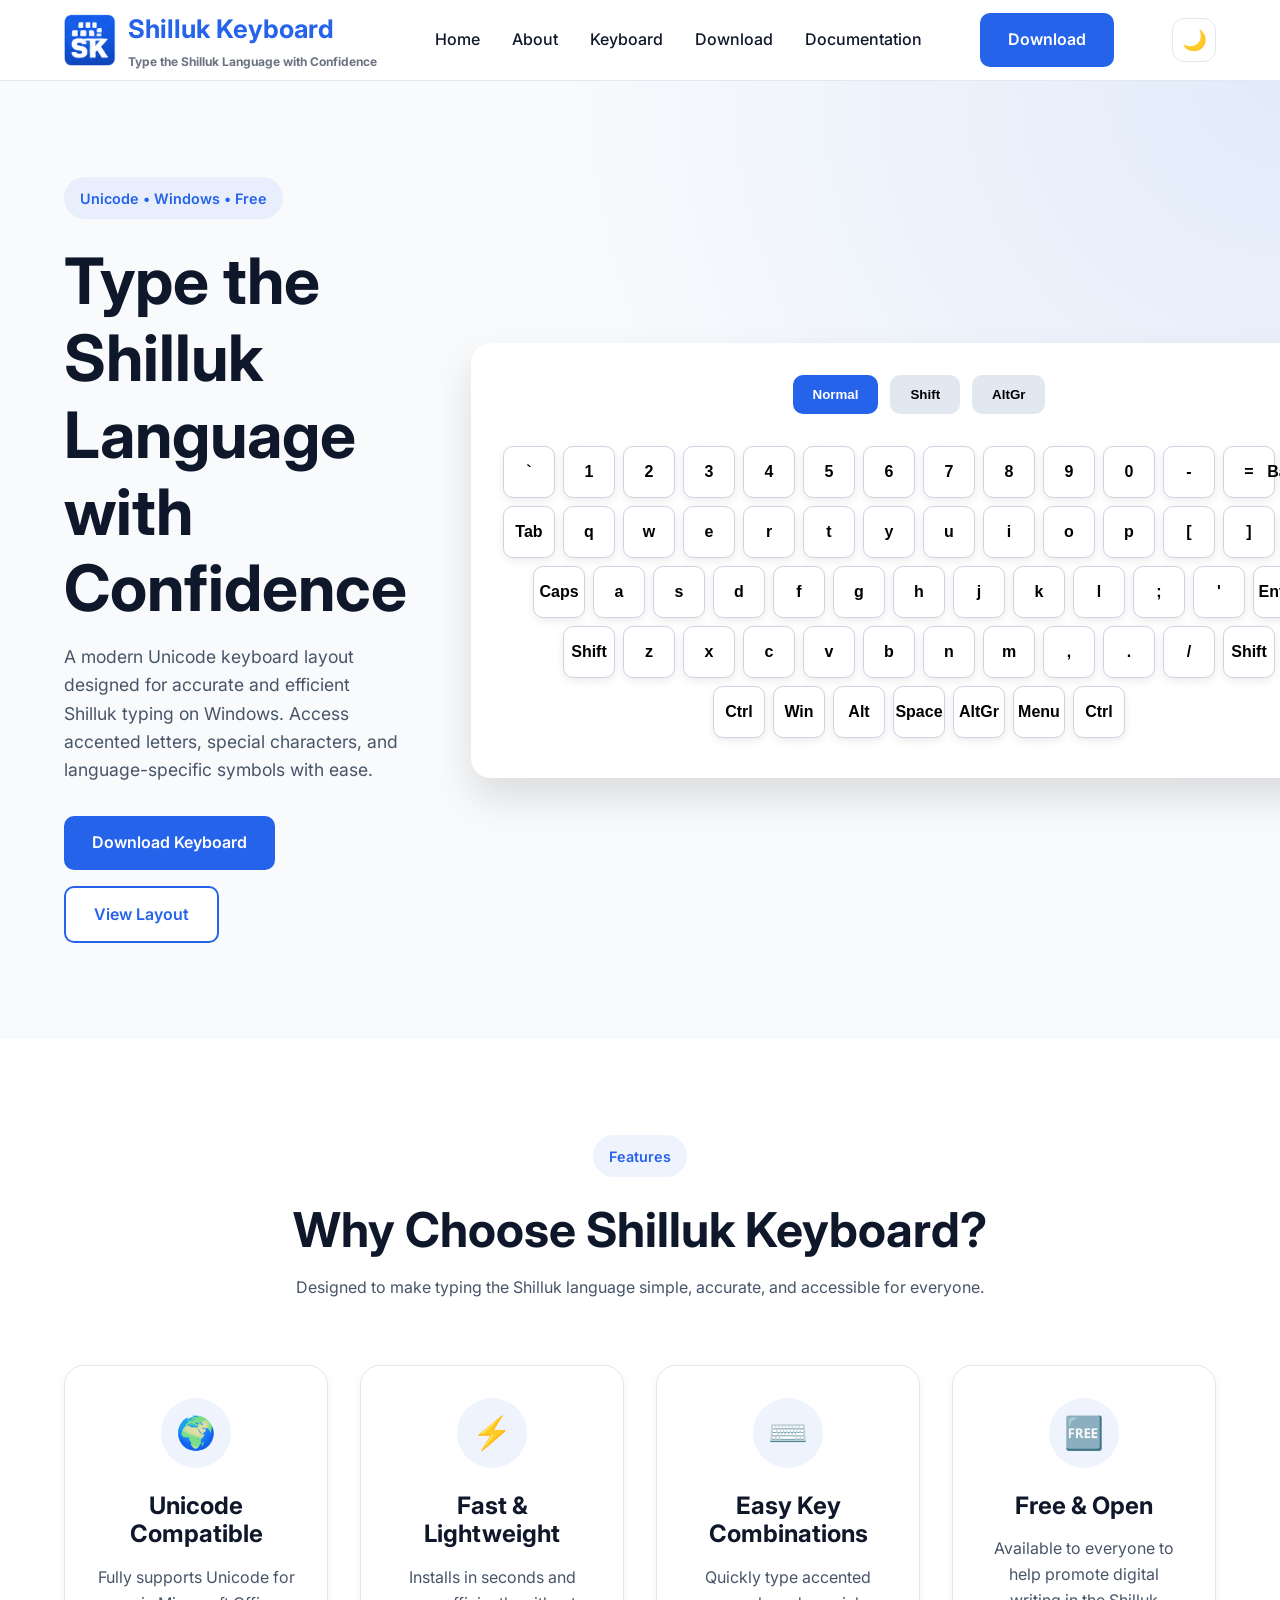
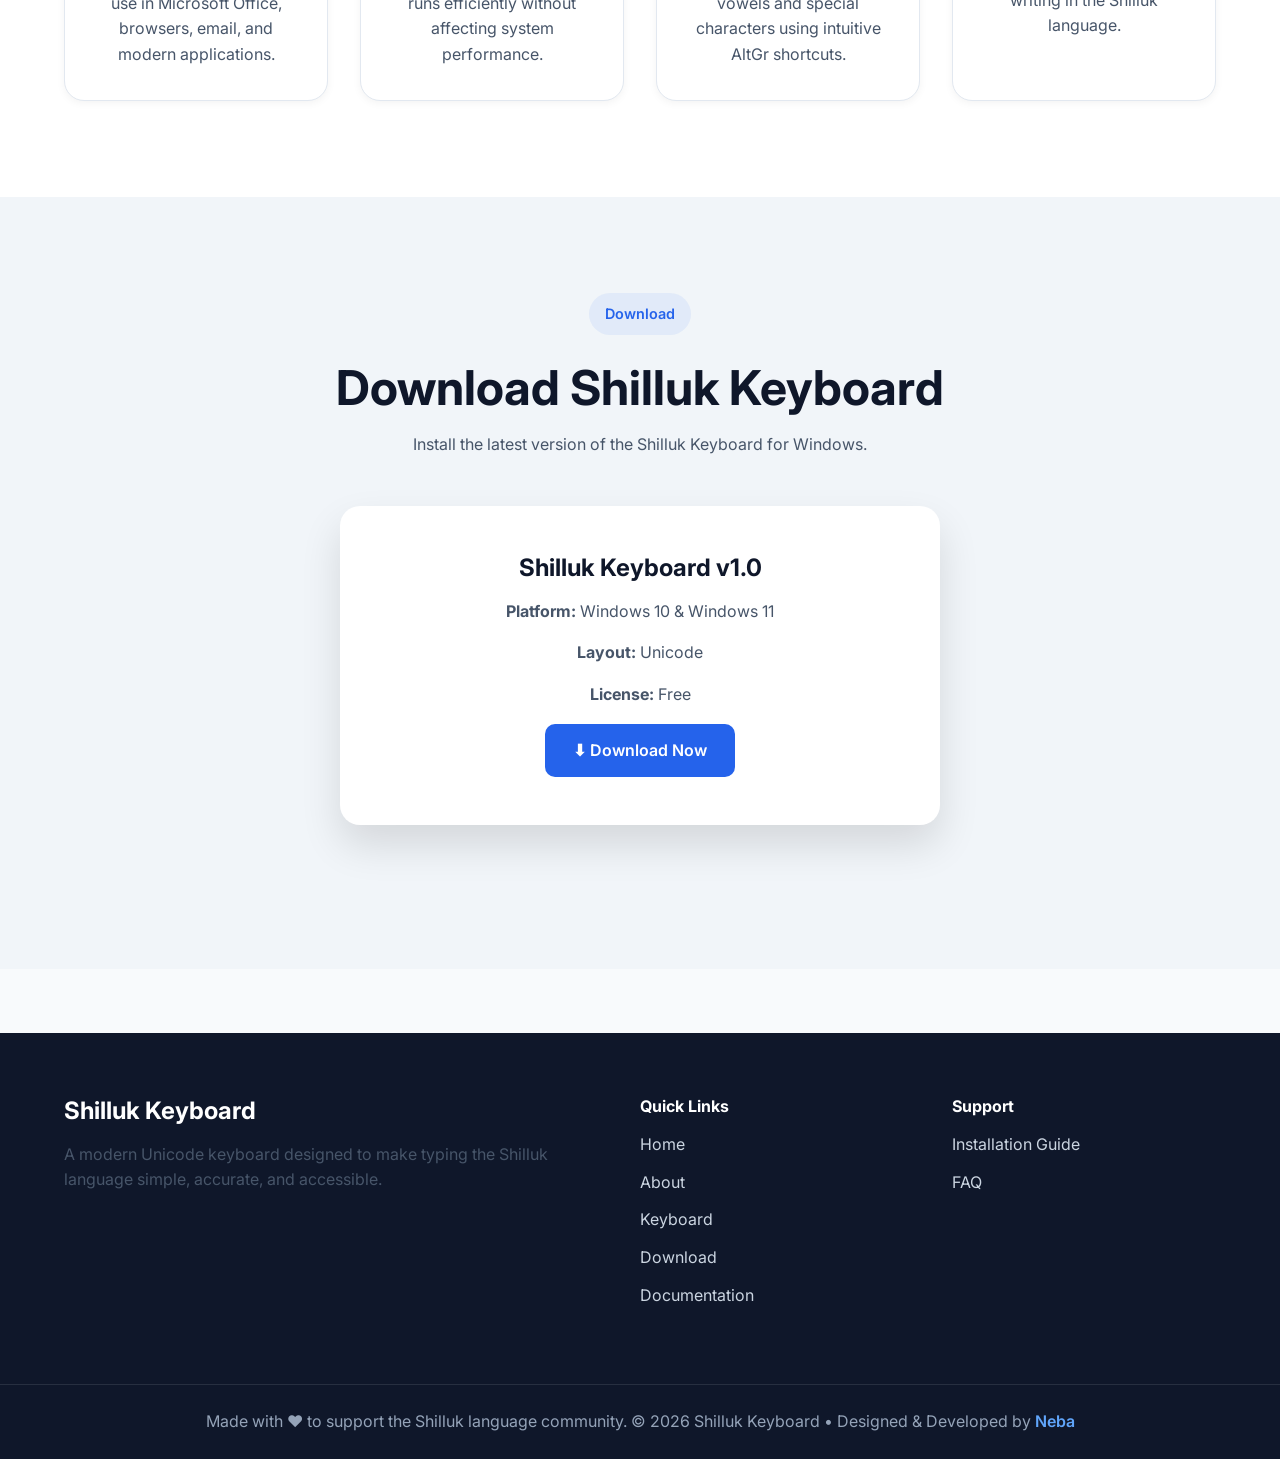
<file: index.html>
<!DOCTYPE html>
<html lang="en">
<head>

    <meta charset="UTF-8">
    <meta name="viewport" content="width=device-width, initial-scale=1.0">
    <meta name="google-site-verification" content="bHVoPJMn5TCchP2yAQU5eKvgSsZu8FkCP6j3ulEYtjs" />

    <link rel="icon" type="image/png" href="assets/css/Images/Logo.png">

    <title>Shilluk Keyboard</title>

    <meta name="description"
          content="A modern Unicode keyboard for typing the Shilluk language on Windows.">

    <!-- Google Font -->
    <link rel="preconnect" href="https://fonts.googleapis.com">
    <link rel="preconnect" href="https://fonts.gstatic.com" crossorigin>

    <link href="https://fonts.googleapis.com/css2?family=Inter:wght@300;400;500;600;700;800&display=swap"
          rel="stylesheet">

    <!-- CSS -->
    <link rel="stylesheet" href="assets/css/style.css">

</head>

<body>

<!-- ==========================================
     NAVBAR
=========================================== -->

<header>

    <div class="container">

        <nav class="navbar">

            <a href="index.html" class="logo">

    <img src="assets/css/Images/Logo.png" alt="Shilluk Keyboard Logo">

    <div class="logo-text">
        <span class="logo-title">Shilluk Keyboard</span>
        <span class="logo-subtitle">Type the Shilluk Language with Confidence</span>
    </div>

</a>
                <ul class="nav-links">

                <li><a href="index.html">Home</a></li>
                <li><a href="about.html">About</a></li>
                <li><a href="keyboard.html">Keyboard</a></li>
                <li><a href="download.html">Download</a></li>
                <li><a href="documentation.html">Documentation</a></li>

</ul>

            <a href="download.html" class="btn btn-primary">
                Download
            </a>
            
            <button id="theme-toggle" class="theme-toggle"
              type="button" aria-label="Switch to dark mode"
              title="Toggle dark mode">
              🌙
            </button>


        </nav>

    </div>

</header>

<!-- ==========================================
     HERO
=========================================== -->

<section class="hero">

    <div class="container hero-content">

        <div class="hero-text">

            <span class="badge">
                Unicode • Windows • Free
            </span>

            <h1>
                Type the Shilluk Language with Confidence
            </h1>

            <p>
                A modern Unicode keyboard layout designed for accurate and
                efficient Shilluk typing on Windows. Access accented letters,
                special characters, and language-specific symbols with ease.
            </p>

            <div class="hero-buttons">

                <a href="download.html" class="btn btn-primary">
                   Download Keyboard
                </a>
               
                <a href="keyboard.html" class="btn btn-outline">
                   View Layout
                </a>

            </div>

        </div>

        <div class="hero-image">

    <div class="keyboard-preview">

       <div class="keyboard-header">

    <button class="layer-btn active" data-layer="normal">Normal</button>

    <button class="layer-btn" data-layer="shift">Shift</button>

    <button class="layer-btn" data-layer="altgr">AltGr</button>

    <p class="keyboard-scroll-hint">
    ← Swipe to see all keys →
   </p>

</div>

        <div id="keyboard"></div>

       </div>

</div>

</div> <!-- Close hero-content -->

</section>
<!-- ==========================================
     FEATURES
=========================================== -->

<section class="features">

    <div class="container">

        <div class="text-center">

            <span class="badge">Features</span>

            <h2>Why Choose Shilluk Keyboard?</h2>

            <p>
                Designed to make typing the Shilluk language simple,
                accurate, and accessible for everyone.
            </p>

        </div>

        <div class="features-grid mt-4">

            <div class="feature-card">

                <div class="feature-icon">🌍</div>

                <h3>Unicode Compatible</h3>

                <p>
                    Fully supports Unicode for use in Microsoft Office,
                    browsers, email, and modern applications.
                </p>

            </div>

            <div class="feature-card">

                <div class="feature-icon">⚡</div>

                <h3>Fast & Lightweight</h3>

                <p>
                    Installs in seconds and runs efficiently without
                    affecting system performance.
                </p>

            </div>

            <div class="feature-card">

                <div class="feature-icon">⌨️</div>

                <h3>Easy Key Combinations</h3>

                <p>
                    Quickly type accented vowels and special characters
                    using intuitive AltGr shortcuts.
                </p>

            </div>

            <div class="feature-card">

                <div class="feature-icon">🆓</div>

                <h3>Free & Open</h3>

                <p>
                    Available to everyone to help promote digital writing
                    in the Shilluk language.
                </p>

            </div>

        </div>

    </div>

</section>
<script src="assets/css/js/keyboard.js"></script>

<!-- ==========================================
     DOWNLOAD
=========================================== -->

<section class="download">

    <div class="container">

        <div class="text-center">

            <span class="badge">Download</span>

            <h2>Download Shilluk Keyboard</h2>

            <p>
                Install the latest version of the Shilluk Keyboard for Windows.
            </p>

        </div>

        <div class="download-card">

            <h3>Shilluk Keyboard v1.0</h3>

            <p><strong>Platform:</strong> Windows 10 & Windows 11</p>

            <p><strong>Layout:</strong> Unicode</p>

            <p><strong>License:</strong> Free</p>

            <a href="downloads/ShillukKeyboard.zip" class="btn btn-primary">
             ⬇ Download Now
            </a>

        </div>

    </div>

</section>

<!-- ==========================================
     FOOTER
=========================================== -->

<footer>

    <div class="container footer-content">

        <div>

            <h3>Shilluk Keyboard</h3>

            <p>
                A modern Unicode keyboard designed to make typing the Shilluk
                language simple, accurate, and accessible.
            </p>

        </div>

        <div>

            <h4>Quick Links</h4>

            <ul class="footer-links">

              <li><a href="index.html">Home</a></li>
              <li><a href="about.html">About</a></li>
              <li><a href="keyboard.html">Keyboard</a></li>
              <li><a href="download.html">Download</a></li>
              <li><a href="documentation.html">Documentation</a></li>

            </ul>

        </div>

        <div>

            <h4>Support</h4>

            <ul class="footer-links">

             <li><a href="documentation.html">Installation Guide</a></li>
             <li><a href="documentation.html">FAQ</a></li>

            </ul>

        </div>

    </div>

    <div class="footer-bottom">

        Made with ❤️ to support the Shilluk language community.

        © 2026 Shilluk Keyboard • Designed & Developed by
<a href="about.html" class="developer-link">Neba</a>

    </div>

</footer>

<script src="assets/css/js/theme.js"></script>

</body>
</html>
</file>
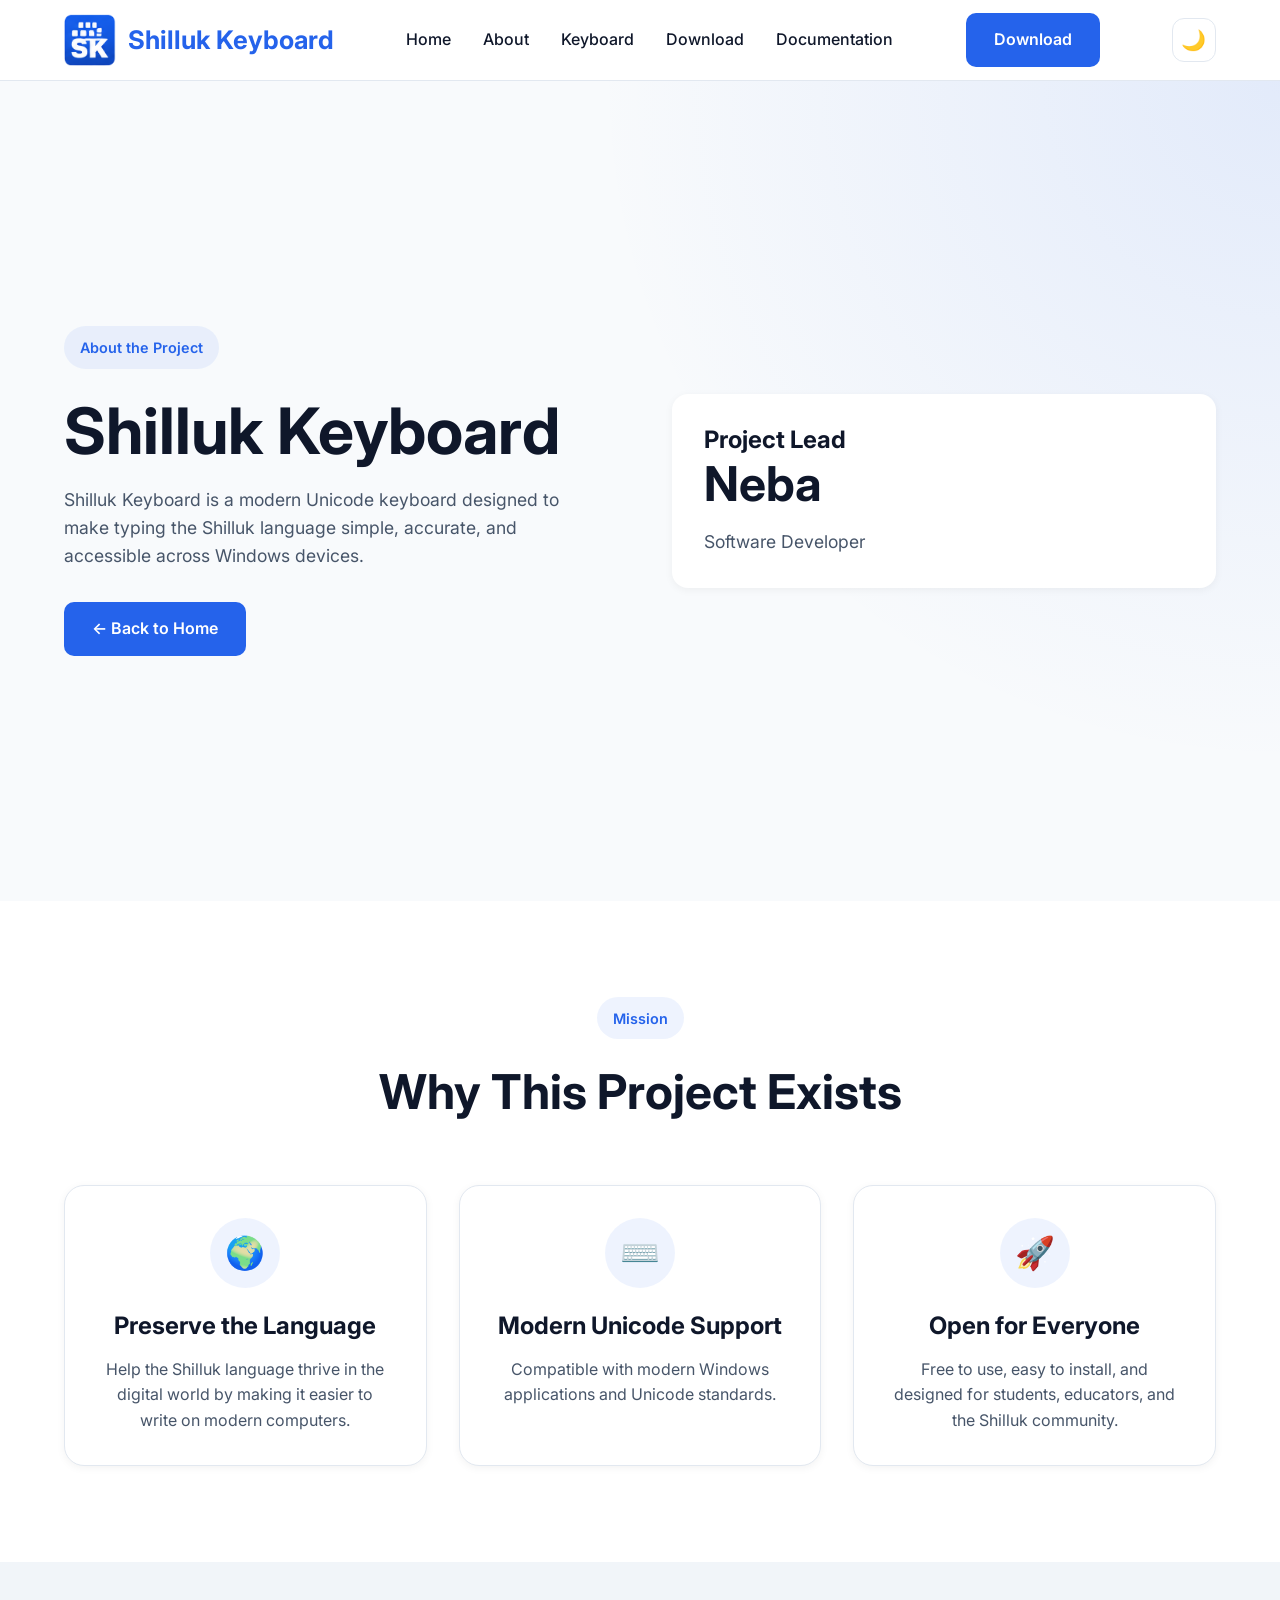
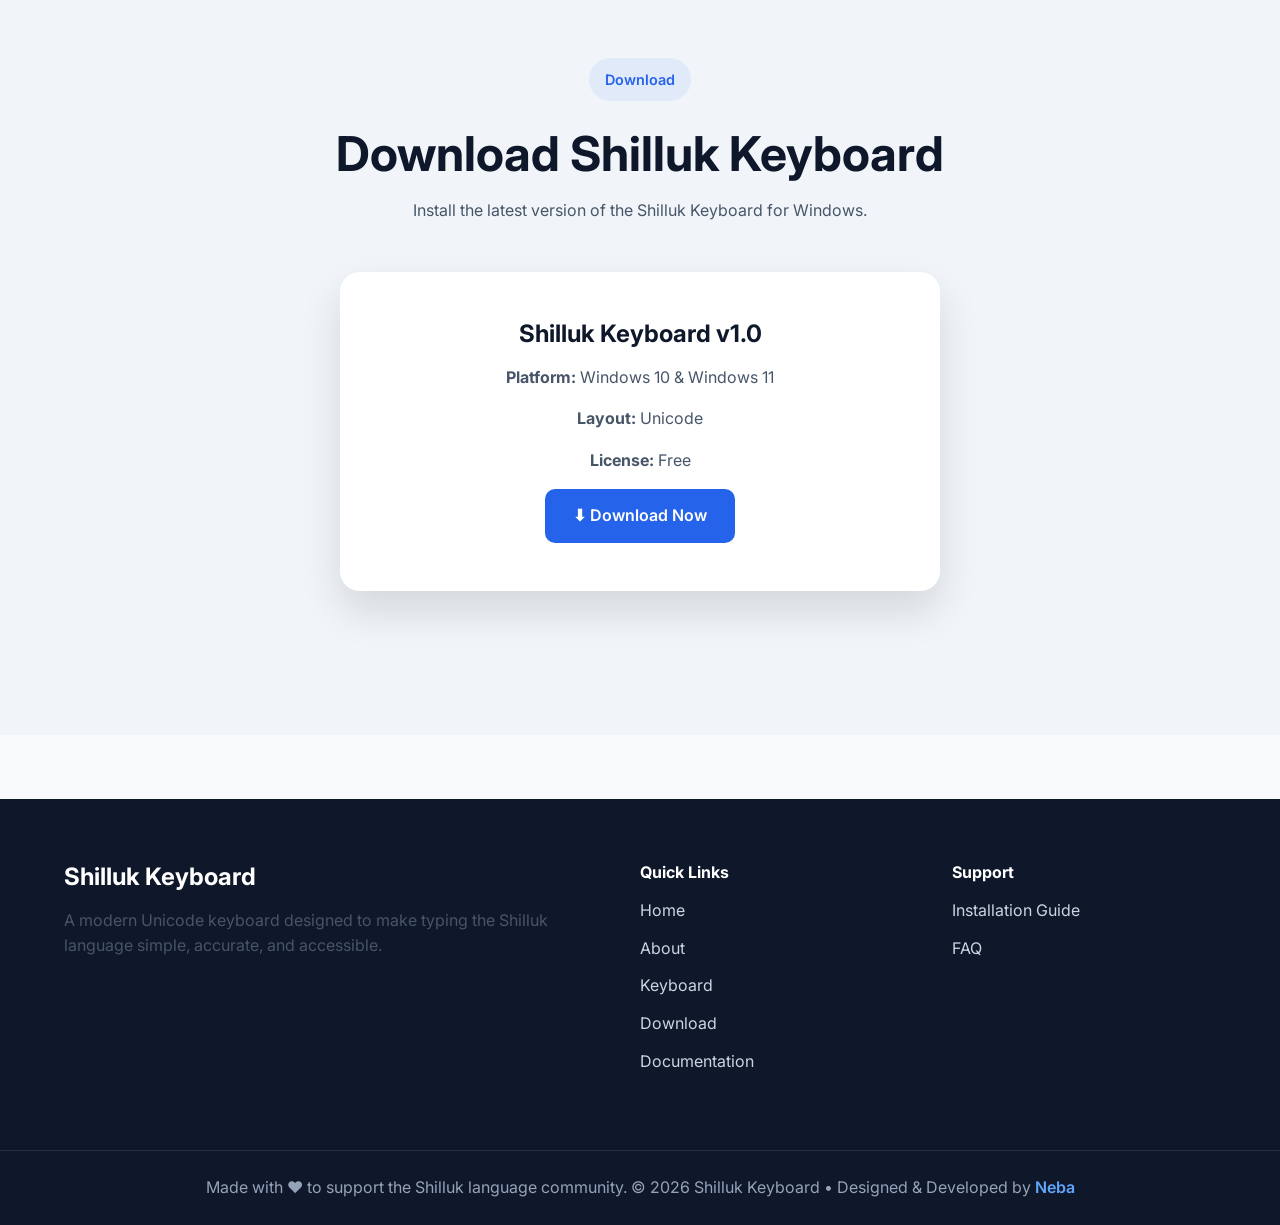
<file: about.html>
<!DOCTYPE html>
<html lang="en">
<head>

    <meta charset="UTF-8">
    <meta name="viewport" content="width=device-width, initial-scale=1.0">

    <link rel="icon" type="image/png" href="assets/css/Images/Logo.png">

    <title>Shilluk Keyboard</title>

    <meta name="description"
          content="A modern Unicode keyboard for typing the Shilluk language on Windows.">

    <!-- Google Font -->
    <link rel="preconnect" href="https://fonts.googleapis.com">
    <link rel="preconnect" href="https://fonts.gstatic.com" crossorigin>

    <link href="https://fonts.googleapis.com/css2?family=Inter:wght@300;400;500;600;700;800&display=swap"
          rel="stylesheet">

    <!-- CSS -->
    <link rel="stylesheet" href="assets/css/style.css">

</head>

<body>

<!-- ==========================================
     NAVBAR
=========================================== -->

<header>

    <div class="container">

        <nav class="navbar">

            <a href="index.html" class="logo">

           <img src="assets/css/Images/Logo.png"
             alt="Shilluk Keyboard Logo">

          <span>Shilluk Keyboard</span>

            </a>

            <ul class="nav-links">

                
                <li><a href="index.html">Home</a></li>
                <li><a href="about.html">About</a></li>
                <li><a href="keyboard.html">Keyboard</a></li>
                <li><a href="download.html">Download</a></li>
                <li><a href="documentation.html">Documentation</a></li>


            </ul>

            <a href="#" class="btn btn-primary">
                Download
            </a>

            <button id="theme-toggle" class="theme-toggle"
              type="button" aria-label="Switch to dark mode"
              title="Toggle dark mode">
              🌙
            </button>

        </nav>

    </div>

</header>

<!-- ==========================================
     HERO
=========================================== -->

<section class="hero">

    <div class="container">

        <div class="hero-content">

            <div>

                <span class="badge">About the Project</span>

                <h1>Shilluk Keyboard</h1>

                <p>
                    Shilluk Keyboard is a modern Unicode keyboard designed to
                    make typing the Shilluk language simple, accurate, and
                    accessible across Windows devices.
                </p>

                <div class="hero-buttons">

                    <a href="index.html" class="btn btn-primary">
                        ← Back to Home
                    </a>

                </div>

            </div>

            <div class="card">

                <h3>Project Lead</h3>

                <h2>Neba</h2>

                <p>Software Developer</p>

            </div>

        </div>

    </div>

</section>
<!-- ==========================================
     FEATURES
=========================================== -->

<section class="features">

    <div class="container">

        <div class="text-center">

            <span class="badge">Mission</span>

            <h2>Why This Project Exists</h2>

        </div>

        <div class="features-grid">

            <div class="feature-card">
                <div class="feature-icon">🌍</div>
                <h3>Preserve the Language</h3>
                <p>
                    Help the Shilluk language thrive in the digital world by
                    making it easier to write on modern computers.
                </p>
            </div>

            <div class="feature-card">
                <div class="feature-icon">⌨️</div>
                <h3>Modern Unicode Support</h3>
                <p>
                    Compatible with modern Windows applications and Unicode
                    standards.
                </p>
            </div>

            <div class="feature-card">
                <div class="feature-icon">🚀</div>
                <h3>Open for Everyone</h3>
                <p>
                    Free to use, easy to install, and designed for students,
                    educators, and the Shilluk community.
                </p>
            </div>

        </div>

    </div>

</section>
<script src="assets/css/js/keyboard.js"></script>

<!-- ==========================================
     DOWNLOAD
=========================================== -->

<section class="download">

    <div class="container">

        <div class="text-center">

            <span class="badge">Download</span>

            <h2>Download Shilluk Keyboard</h2>

            <p>
                Install the latest version of the Shilluk Keyboard for Windows.
            </p>

        </div>

        <div class="download-card">

            <h3>Shilluk Keyboard v1.0</h3>

            <p><strong>Platform:</strong> Windows 10 & Windows 11</p>

            <p><strong>Layout:</strong> Unicode</p>

            <p><strong>License:</strong> Free</p>

            <a href="downloads/ShillukKeyboard.zip" class="btn btn-primary">
                    ⬇ Download Now

            </a>

        </div>

    </div>

</section>

<!-- ==========================================
     FOOTER
=========================================== -->

<footer>

    <div class="container footer-content">

        <div>

            <h3>Shilluk Keyboard</h3>

            <p>
                A modern Unicode keyboard designed to make typing the Shilluk
                language simple, accurate, and accessible.
            </p>

        </div>

        <div>

            <h4>Quick Links</h4>

            <ul class="footer-links">

              <li><a href="index.html">Home</a></li>
              <li><a href="about.html">About</a></li>
              <li><a href="keyboard.html">Keyboard</a></li>
              <li><a href="download.html">Download</a></li>
              <li><a href="documentation.html">Documentation</a></li>

            </ul>

        </div>

        <div>

            <h4>Support</h4>

            <ul class="footer-links">

                <li><a href="documentation.html">Installation Guide</a></li>
                <li><a href="documentation.html">FAQ</a></li>

            </ul>

        </div>

    </div>

    <div class="footer-bottom">

        Made with ❤️ to support the Shilluk language community.

        © 2026 Shilluk Keyboard • Designed & Developed by
<a href="about.html" class="developer-link">Neba</a>

    </div>

</footer>

<script src="assets/css/js/theme.js"></script>

</body>
</html>
</file>
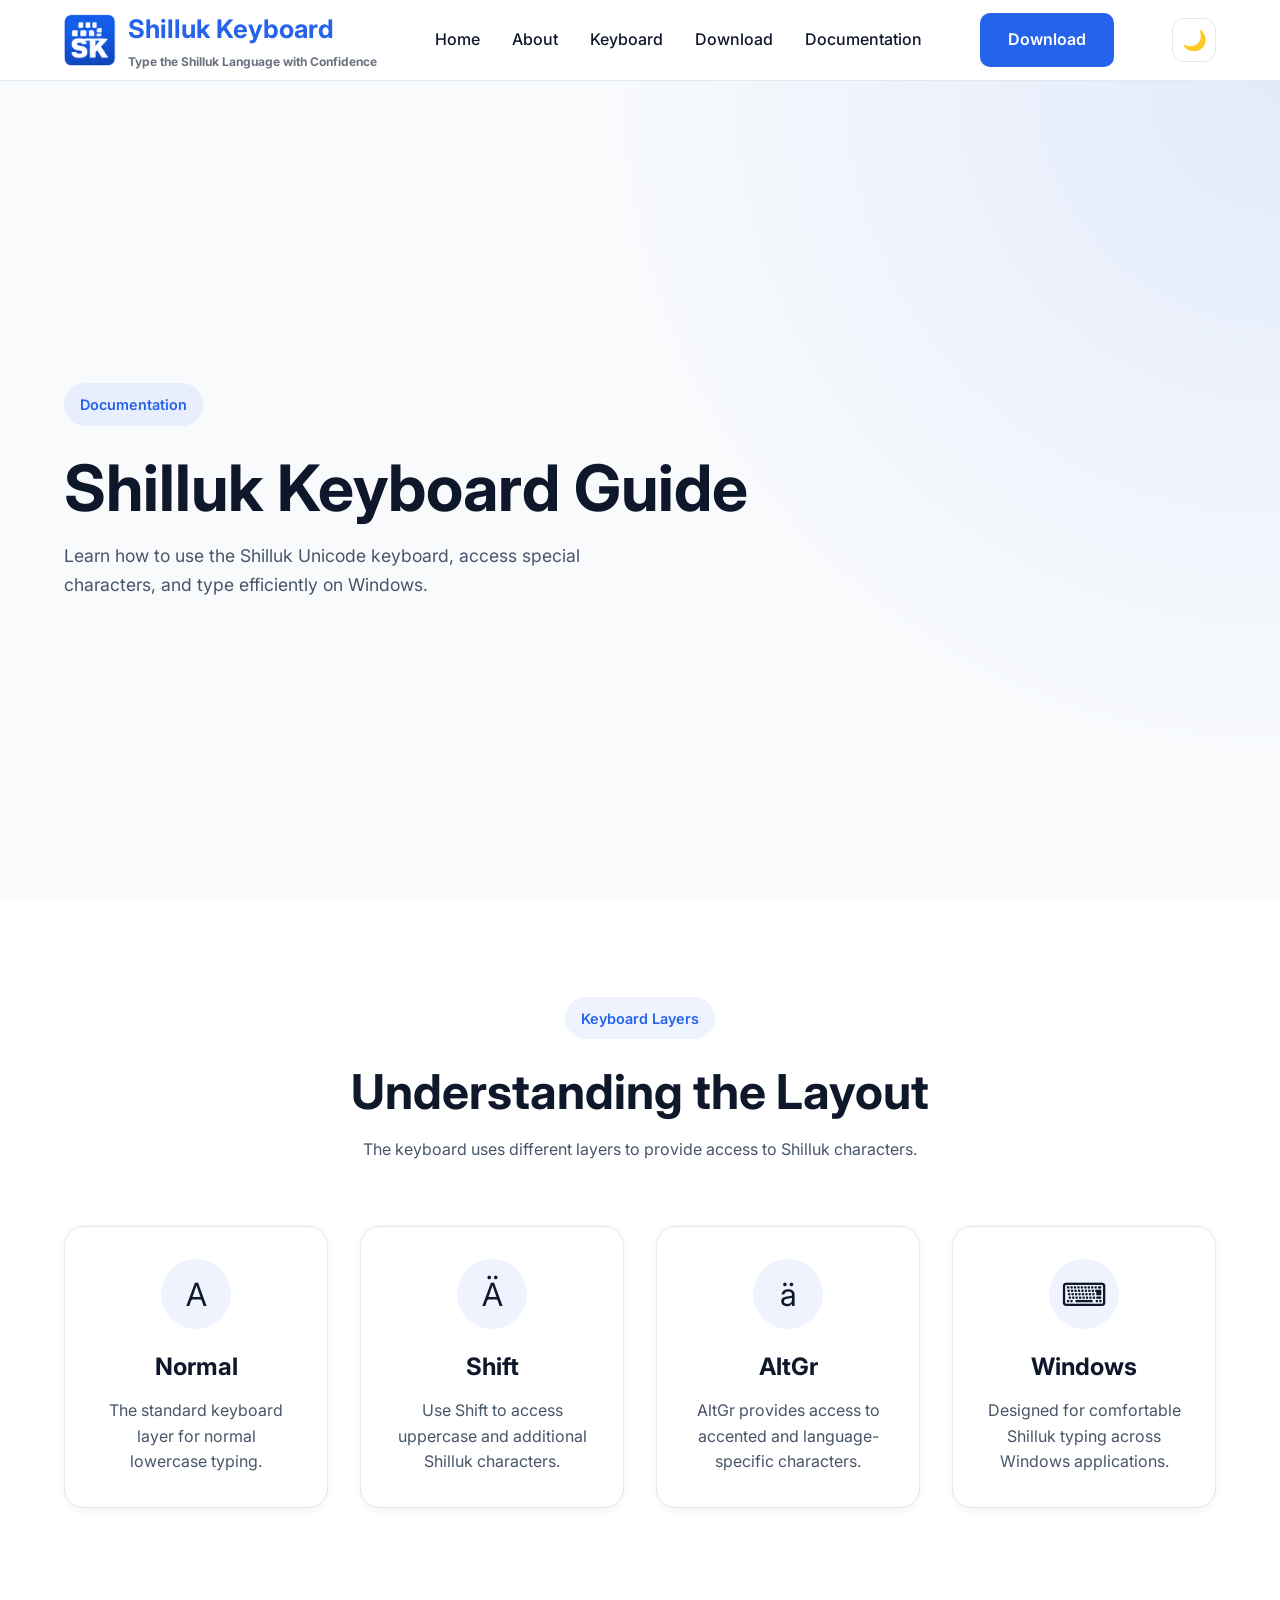
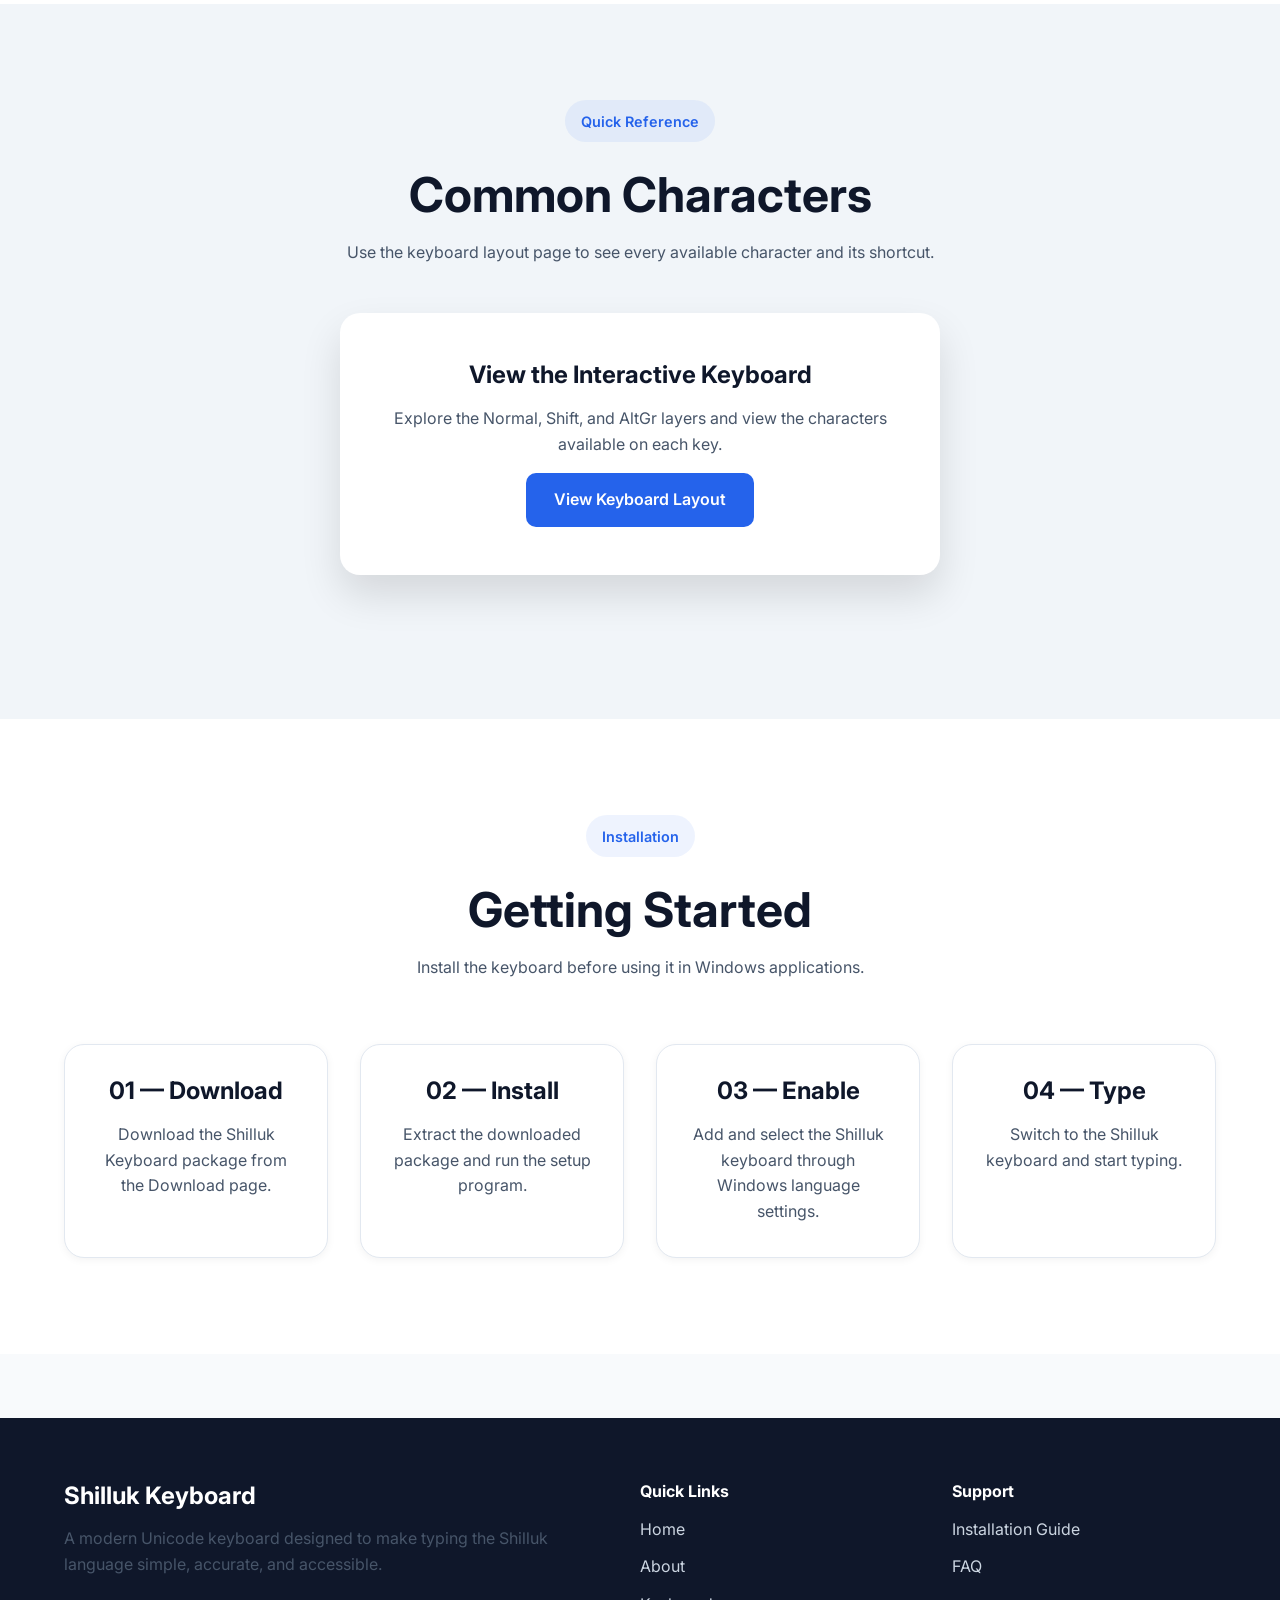
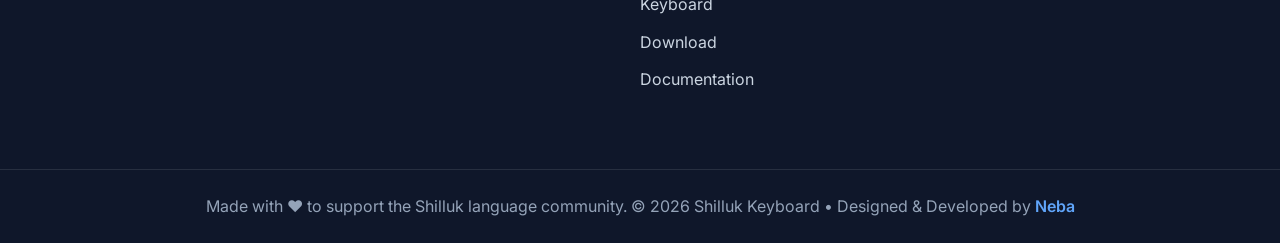
<file: documentation.html>
<!DOCTYPE html>
<html lang="en">

<head>

    <meta charset="UTF-8">
    <meta name="viewport" content="width=device-width, initial-scale=1.0">

    <link rel="icon" type="image/png" href="assets/css/Images/Logo.png">

    <title>Documentation — Shilluk Keyboard</title>

    <meta name="description"
          content="Shilluk Keyboard documentation and typing guide.">

    <link rel="preconnect" href="https://fonts.googleapis.com">
    <link rel="preconnect" href="https://fonts.gstatic.com" crossorigin>

    <link href="https://fonts.googleapis.com/css2?family=Inter:wght@300;400;500;600;700;800&display=swap"
          rel="stylesheet">

    <link rel="stylesheet" href="assets/css/style.css">

</head>

<body>

<header>

    <div class="container">

        <nav class="navbar">

            <a href="index.html" class="logo">

                <img src="assets/css/Images/Logo.png"
                     alt="Shilluk Keyboard Logo">

                <div class="logo-text">

                    <span class="logo-title">
                        Shilluk Keyboard
                    </span>

                    <span class="logo-subtitle">
                        Type the Shilluk Language with Confidence
                    </span>

                </div>

            </a>

            <ul class="nav-links">

                <li>
                    <a href="index.html">Home</a>
                </li>

                <li>
                    <a href="about.html">About</a>
                </li>

                <li>
                    <a href="keyboard.html">Keyboard</a>
                </li>

                <li>
                    <a href="download.html">Download</a>
                </li>

                <li>
                    <a href="documentation.html">
                        Documentation
                    </a>
                </li>

            </ul>

            <a href="download.html" class="btn btn-primary">
                Download
            </a>

            <button id="theme-toggle" class="theme-toggle"
              type="button" aria-label="Switch to dark mode"
              title="Toggle dark mode">
              🌙
            </button>

        </nav>

    </div>

</header>


<section class="hero">

    <div class="container">

        <div class="hero-text">

            <span class="badge">
                Documentation
            </span>

            <h1>
                Shilluk Keyboard Guide
            </h1>

            <p>
                Learn how to use the Shilluk Unicode keyboard,
                access special characters, and type efficiently
                on Windows.
            </p>

        </div>

    </div>

</section>


<section class="features">

    <div class="container">

        <div class="text-center">

            <span class="badge">
                Keyboard Layers
            </span>

            <h2>
                Understanding the Layout
            </h2>

            <p>
                The keyboard uses different layers to provide
                access to Shilluk characters.
            </p>

        </div>


        <div class="features-grid mt-4">

            <div class="feature-card">

                <div class="feature-icon">
                    A
                </div>

                <h3>
                    Normal
                </h3>

                <p>
                    The standard keyboard layer for normal
                    lowercase typing.
                </p>

            </div>


            <div class="feature-card">

                <div class="feature-icon">
                    Ä
                </div>

                <h3>
                    Shift
                </h3>

                <p>
                    Use Shift to access uppercase and
                    additional Shilluk characters.
                </p>

            </div>


            <div class="feature-card">

                <div class="feature-icon">
                    ä
                </div>

                <h3>
                    AltGr
                </h3>

                <p>
                    AltGr provides access to accented and
                    language-specific characters.
                </p>

            </div>


            <div class="feature-card">

                <div class="feature-icon">
                    ⌨
                </div>

                <h3>
                    Windows
                </h3>

                <p>
                    Designed for comfortable Shilluk typing
                    across Windows applications.
                </p>

            </div>

        </div>

    </div>

</section>


<section class="download">

    <div class="container">

        <div class="text-center">

            <span class="badge">
                Quick Reference
            </span>

            <h2>
                Common Characters
            </h2>

            <p>
                Use the keyboard layout page to see every
                available character and its shortcut.
            </p>

        </div>


        <div class="download-card">

            <h3>
                View the Interactive Keyboard
            </h3>

            <p>
                Explore the Normal, Shift, and AltGr layers
                and view the characters available on each key.
            </p>

            <a href="keyboard.html" class="btn btn-primary">
                View Keyboard Layout
            </a>

        </div>

    </div>

</section>


<section class="features">

    <div class="container">

        <div class="text-center">

            <span class="badge">
                Installation
            </span>

            <h2>
                Getting Started
            </h2>

            <p>
                Install the keyboard before using it in
                Windows applications.
            </p>

        </div>


        <div class="features-grid mt-4">

            <div class="feature-card">

                <h3>
                    01 — Download
                </h3>

                <p>
                    Download the Shilluk Keyboard package
                    from the Download page.
                </p>

            </div>


            <div class="feature-card">

                <h3>
                    02 — Install
                </h3>

                <p>
                    Extract the downloaded package and
                    run the setup program.
                </p>

            </div>


            <div class="feature-card">

                <h3>
                    03 — Enable
                </h3>

                <p>
                    Add and select the Shilluk keyboard
                    through Windows language settings.
                </p>

            </div>


            <div class="feature-card">

                <h3>
                    04 — Type
                </h3>

                <p>
                    Switch to the Shilluk keyboard and
                    start typing.
                </p>

            </div>

        </div>

    </div>

</section>


<footer>

    <div class="container footer-content">

        <div>

            <h3>
                Shilluk Keyboard
            </h3>

            <p>
                A modern Unicode keyboard designed to make
                typing the Shilluk language simple, accurate,
                and accessible.
            </p>

        </div>


        <div>

            <h4>
                Quick Links
            </h4>

            <ul class="footer-links">

              <li><a href="index.html">Home</a></li>
              <li><a href="about.html">About</a></li>
              <li><a href="keyboard.html">Keyboard</a></li>
              <li><a href="download.html">Download</a></li>
              <li><a href="documentation.html">Documentation</a></li>

            </ul>

        </div>


        <div>

            <h4>
                Support
            </h4>

            <ul class="footer-links">

              <li><a href="documentation.html">Installation Guide</a></li>
             <li><a href="documentation.html">FAQ</a></li>
             
            </ul>

        </div>

    </div>


    <div class="footer-bottom">

        Made with ❤️ to support the Shilluk language community.

        © 2026 Shilluk Keyboard • Designed & Developed by

        <a href="about.html" class="developer-link">
            Neba
        </a>

    </div>

</footer>

<script src="assets/css/js/theme.js"></script>

</body>
</html>
</file>
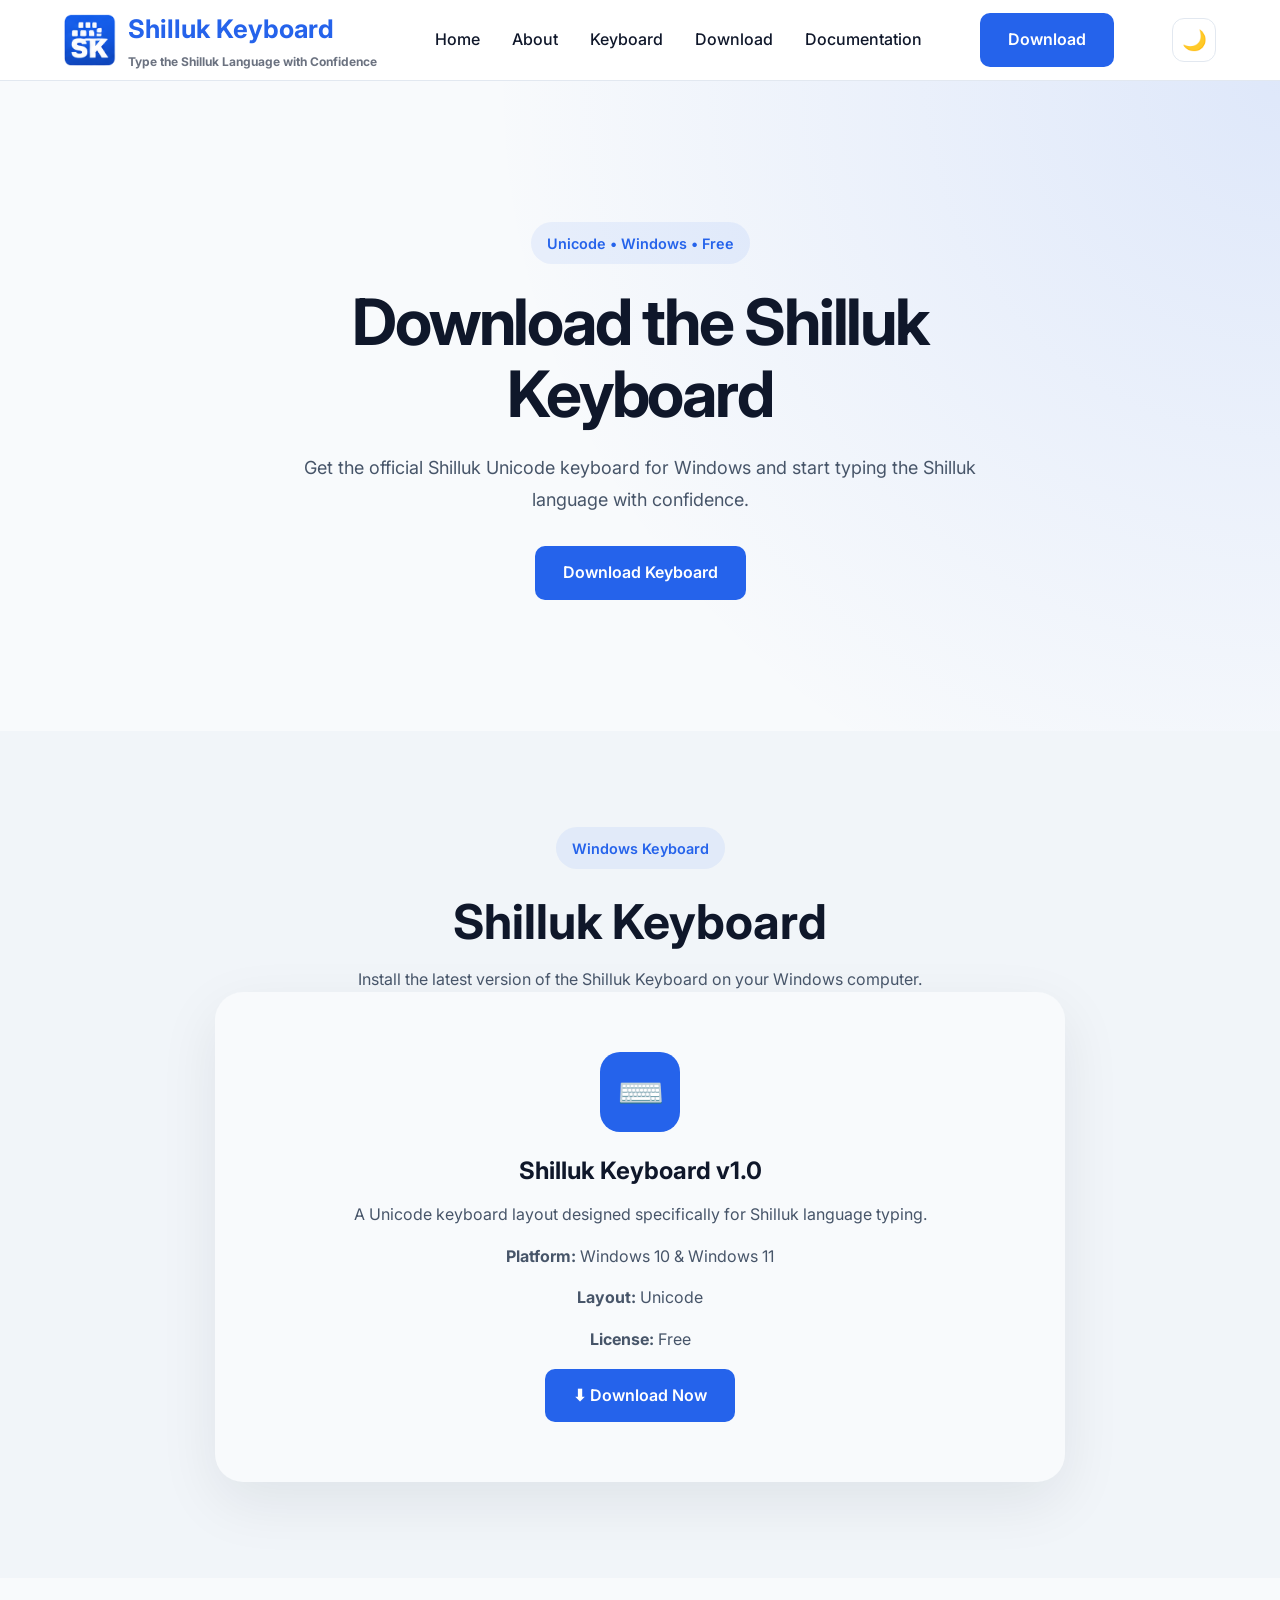
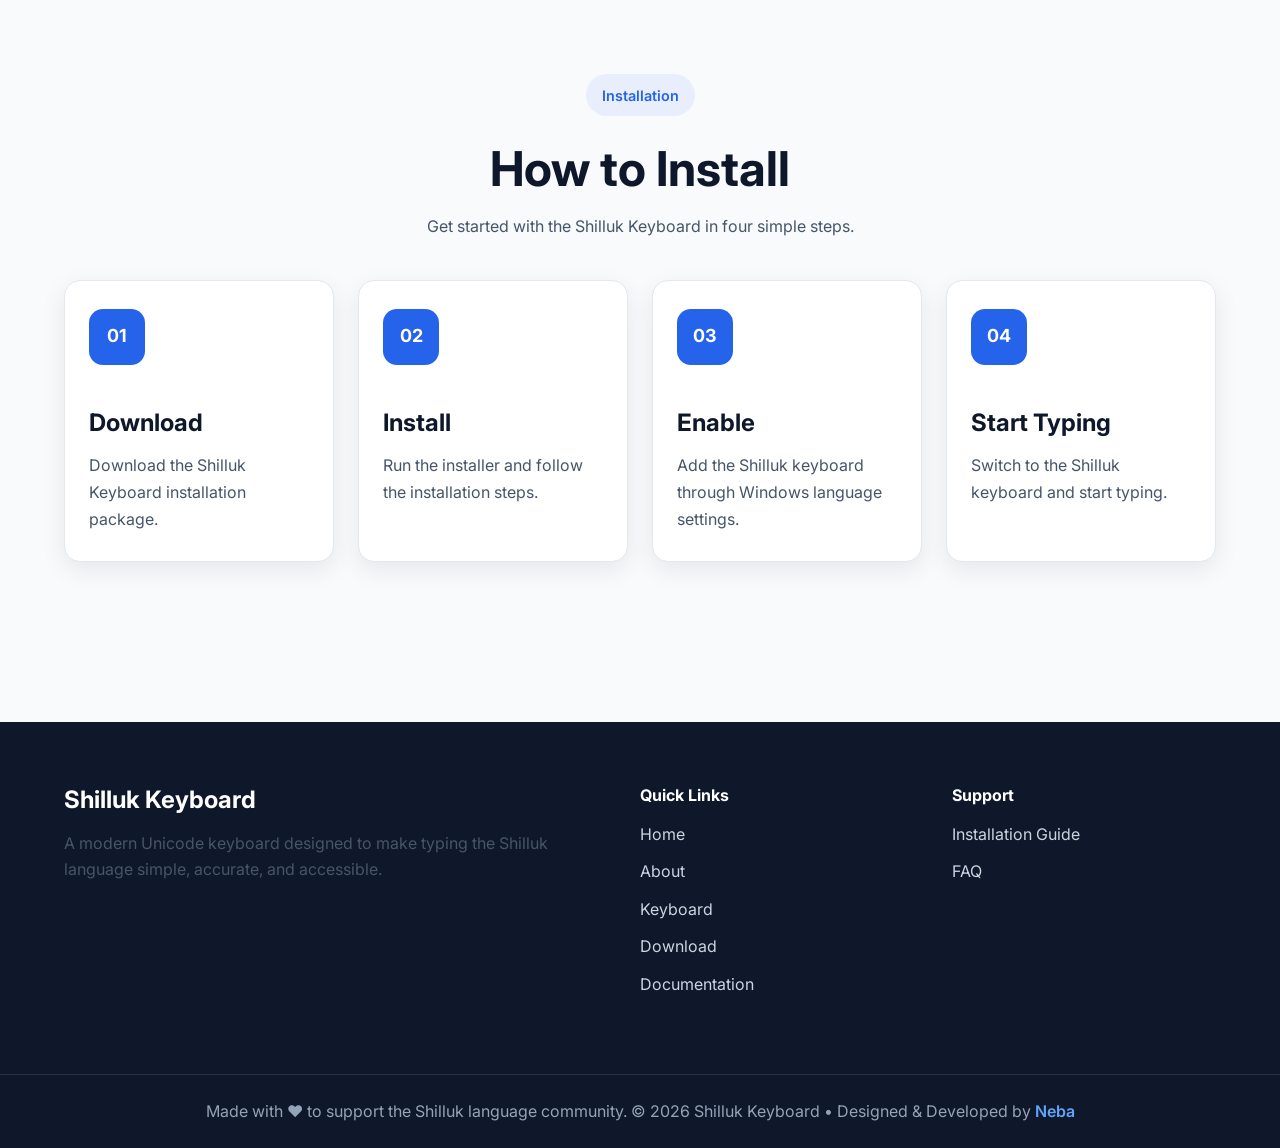
<file: download.html>
<!DOCTYPE html>
<html lang="en">

<head>

    <meta charset="UTF-8">
    <meta name="viewport" content="width=device-width, initial-scale=1.0">

    <link rel="icon" type="image/png" href="assets/css/Images/Logo.png">

    <title>Download — Shilluk Keyboard</title>

    <meta name="description"
          content="Download the Shilluk Unicode keyboard for Windows.">

    <!-- Google Font -->
    <link rel="preconnect" href="https://fonts.googleapis.com">
    <link rel="preconnect" href="https://fonts.gstatic.com" crossorigin>

    <link href="https://fonts.googleapis.com/css2?family=Inter:wght@300;400;500;600;700;800&display=swap"
          rel="stylesheet">

    <!-- Main CSS -->
    <link rel="stylesheet" href="assets/css/style.css">

    <!-- Download Page CSS -->
    <link rel="stylesheet" href="assets/css/download.css">

</head>

<body>

<!-- ==========================================
     NAVBAR
=========================================== -->

<header>

    <div class="container">

        <nav class="navbar">

            <a href="index.html" class="logo">

                <img src="assets/css/Images/Logo.png"
                     alt="Shilluk Keyboard Logo">

                <div class="logo-text">

                    <span class="logo-title">
                        Shilluk Keyboard
                    </span>

                    <span class="logo-subtitle">
                        Type the Shilluk Language with Confidence
                    </span>

                </div>

            </a>

            <ul class="nav-links">

                
                <li><a href="index.html">Home</a></li>
                <li><a href="about.html">About</a></li>
                <li><a href="keyboard.html">Keyboard</a></li>
                <li><a href="download.html">Download</a></li>
                <li><a href="documentation.html">Documentation</a></li>


            </ul>

            <a href="#download" class="btn btn-primary">
                Download
            </a>

            <button id="theme-toggle" class="theme-toggle"
              type="button" aria-label="Switch to dark mode"
              title="Toggle dark mode">
              🌙
            </button>

        </nav>

    </div>

</header>


<!-- ==========================================
     DOWNLOAD HERO
=========================================== -->

<section class="download-hero">

    <div class="container">

        <div class="download-hero-content">

            <span class="badge">
                Unicode • Windows • Free
            </span>

            <h1>
                Download the Shilluk Keyboard
            </h1>

            <p>
                Get the official Shilluk Unicode keyboard for Windows
                and start typing the Shilluk language with confidence.
            </p>

            <a href="#download" class="btn btn-primary">
                Download Keyboard
            </a>

        </div>

    </div>

</section>


<!-- ==========================================
     DOWNLOAD
=========================================== -->

<section class="download" id="download">

    <div class="container">

        <div class="text-center">

            <span class="badge">
                Windows Keyboard
            </span>

            <h2>
                Shilluk Keyboard
            </h2>

            <p>
                Install the latest version of the Shilluk Keyboard
                on your Windows computer.
            </p>

        </div>


        <div class="download-card">

            <div class="download-card-content">

                <div class="download-icon">
                    ⌨️
                </div>

                <h3>
                    Shilluk Keyboard v1.0
                </h3>

                <p>
                    A Unicode keyboard layout designed specifically
                    for Shilluk language typing.
                </p>

                <div class="download-details">

                    <p>
                        <strong>Platform:</strong>
                        Windows 10 & Windows 11
                    </p>

                    <p>
                        <strong>Layout:</strong>
                        Unicode
                    </p>

                    <p>
                        <strong>License:</strong>
                        Free
                    </p>

                </div>

                <a href="downloads/ShillukKeyboard.zip" class="btn btn-primary">
                    ⬇ Download Now

                </a>


            </div>

        </div>

    </div>

</section>


<!-- ==========================================
     INSTALLATION
=========================================== -->

<section class="installation">

    <div class="container">

        <div class="text-center">

            <span class="badge">
                Installation
            </span>

            <h2>
                How to Install
            </h2>

            <p>
                Get started with the Shilluk Keyboard in four simple steps.
            </p>

        </div>


        <div class="installation-grid">

            <div class="installation-card">

                <span class="step-number">
                    01
                </span>

                <h3>
                    Download
                </h3>

                <p>
                    Download the Shilluk Keyboard installation package.
                </p>

            </div>


            <div class="installation-card">

                <span class="step-number">
                    02
                </span>

                <h3>
                    Install
                </h3>

                <p>
                    Run the installer and follow the installation steps.
                </p>

            </div>


            <div class="installation-card">

                <span class="step-number">
                    03
                </span>

                <h3>
                    Enable
                </h3>

                <p>
                    Add the Shilluk keyboard through Windows language settings.
                </p>

            </div>


            <div class="installation-card">

                <span class="step-number">
                    04
                </span>

                <h3>
                    Start Typing
                </h3>

                <p>
                    Switch to the Shilluk keyboard and start typing.
                </p>

            </div>

        </div>

    </div>

</section>


<!-- ==========================================
     FOOTER
=========================================== -->

<footer>

    <div class="container footer-content">

        <div>

            <h3>
                Shilluk Keyboard
            </h3>

            <p>
                A modern Unicode keyboard designed to make typing
                the Shilluk language simple, accurate, and accessible.
            </p>

        </div>


        <div>

            <h4>
                Quick Links
            </h4>

            <ul class="footer-links">
    
                <li><a href="index.html">Home</a></li>    
                <li><a href="about.html">About</a></li>    
                <li><a href="keyboard.html">Keyboard</a></li>
                <li><a href="download.html">Download</a></li>
                <li><a href="documentation.html">Documentation</a></li>

            </ul>

        </div>


        <div>

            <h4>
                Support
            </h4>

            <ul class="footer-links">

                <li><a href="documentation.html">Installation Guide</a></li>
                <li><a href="documentation.html">FAQ</a></li>

            </ul>

        </div>

    </div>


    <div class="footer-bottom">

        Made with ❤️ to support the Shilluk language community.

        © 2026 Shilluk Keyboard • Designed & Developed by

        <a href="about.html" class="developer-link">
            Neba
        </a>

    </div>

</footer>

<script src="assets/css/js/theme.js"></script>

</body>
</html>
</file>
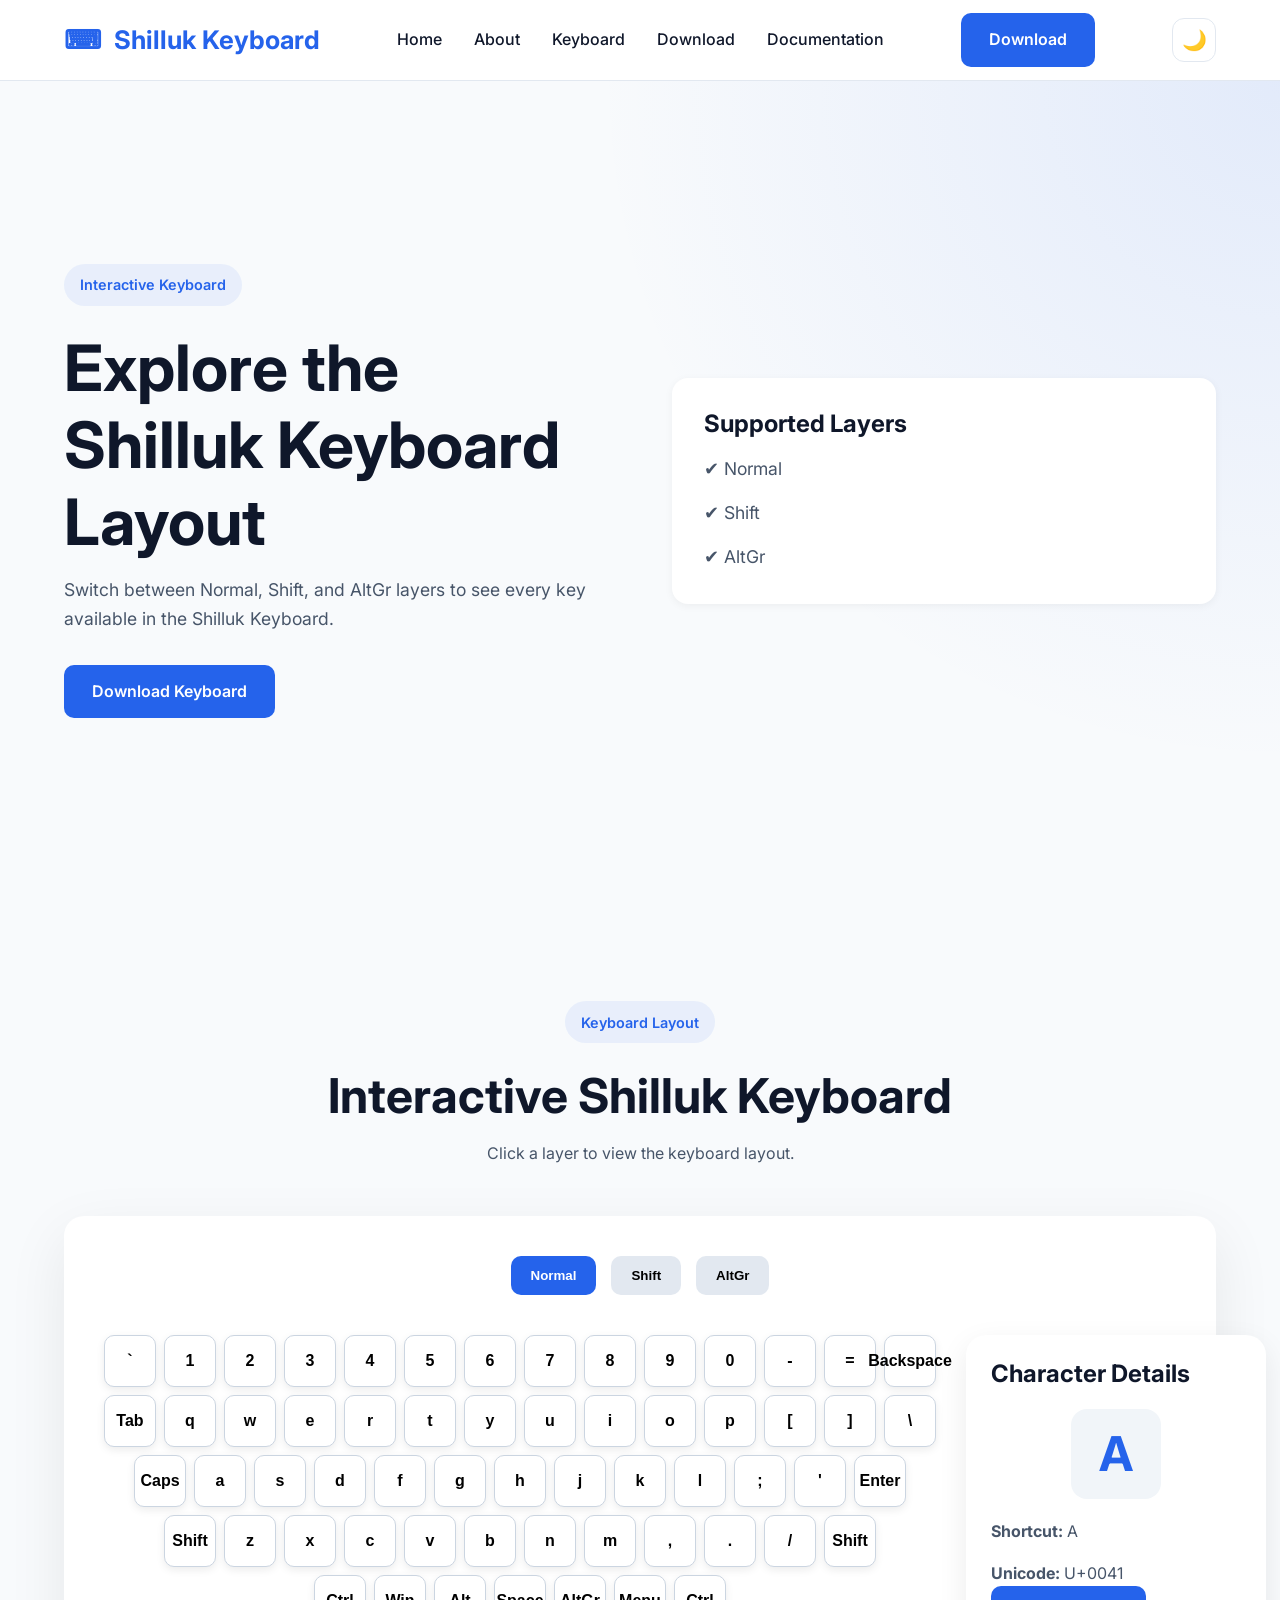
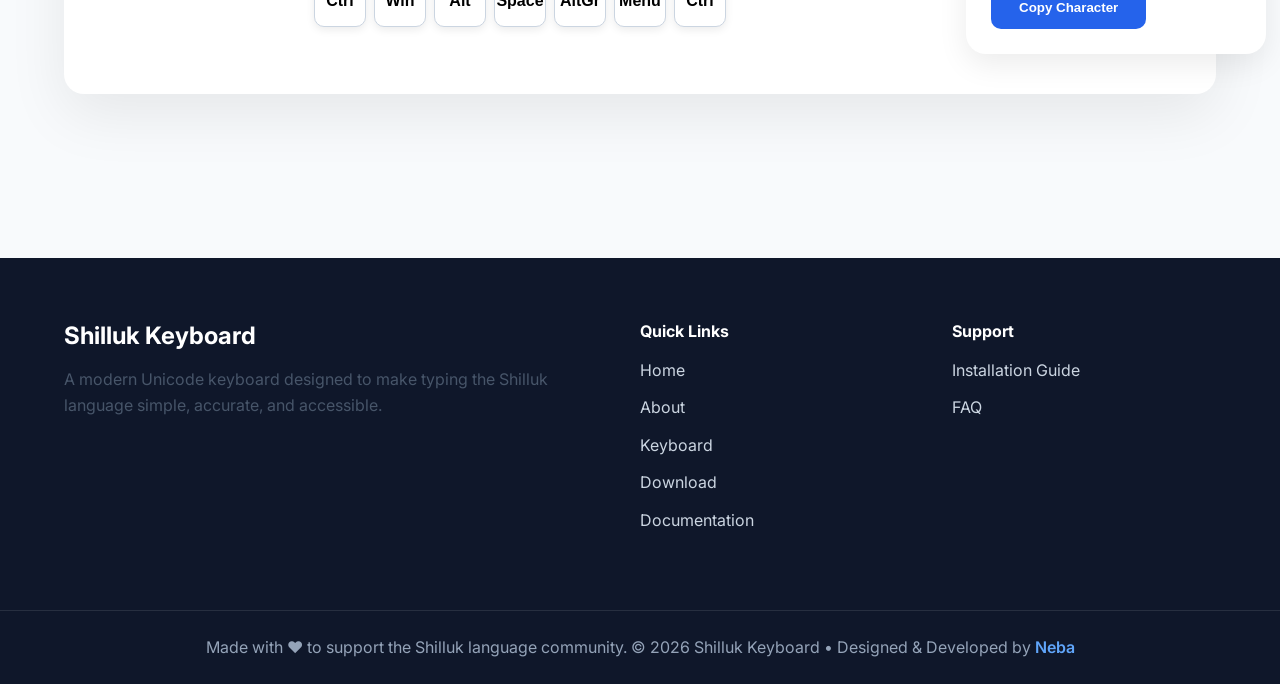
<file: keyboard.html>
<!DOCTYPE html>
<html lang="en">
<head>

    <meta charset="UTF-8">
    <meta name="viewport" content="width=device-width, initial-scale=1.0">

    <link rel="icon" type="image/png" href="assets/css/Images/Logo.png">

    <title>Shilluk Keyboard</title>

    <meta name="description"
          content="A modern Unicode keyboard for typing the Shilluk language on Windows.">

    <!-- Google Font -->
    <link rel="preconnect" href="https://fonts.googleapis.com">
    <link rel="preconnect" href="https://fonts.gstatic.com" crossorigin>

    <link href="https://fonts.googleapis.com/css2?family=Inter:wght@300;400;500;600;700;800&display=swap"
          rel="stylesheet">

    <!-- CSS -->
    <link rel="stylesheet" href="assets/css/style.css">

</head>

<body>

<!-- ==========================================
     NAVBAR
=========================================== -->

<header>

    <div class="container">

        <nav class="navbar">

            <div class="logo">
                ⌨ <strong>Shilluk Keyboard</strong>
            </div>

            <ul class="nav-links">

               
                <li><a href="index.html">Home</a></li>
                <li><a href="about.html">About</a></li>
                <li><a href="keyboard.html">Keyboard</a></li>
                <li><a href="download.html">Download</a></li>
                <li><a href="documentation.html">Documentation</a></li>

            </ul>

            <a href="#" class="btn btn-primary">
                Download
            </a>

            <button id="theme-toggle" class="theme-toggle"
              type="button" aria-label="Switch to dark mode"
              title="Toggle dark mode">
              🌙
            </button>

        </nav>

    </div>

</header>

<!-- ==========================================
     HERO
=========================================== -->

<section class="hero">

    <div class="container">

        <div class="hero-content">

            <div>

                <span class="badge">Interactive Keyboard</span>

                <h1>Explore the Shilluk Keyboard Layout</h1>

                <p>
                    Switch between Normal, Shift, and AltGr layers to see
                    every key available in the Shilluk Keyboard.
                </p>

                <div class="hero-buttons">

                    <a href="download.html" class="btn btn-primary">
                        Download Keyboard
                    </a>

                </div>

            </div>

            <div class="card">

                <h3>Supported Layers</h3>

                <p>✔ Normal</p>

                <p>✔ Shift</p>

                <p>✔ AltGr</p>

            </div>

        </div>

    </div>

</section>
<!-- ==========================================
     INTERACTIVE KEYBOARD
========================================== -->

<section class="keyboard-section">

    <div class="container">

        <div class="text-center">

            <span class="badge">Keyboard Layout</span>

            <h2>Interactive Shilluk Keyboard</h2>

            <p>
                Click a layer to view the keyboard layout.
            </p>

        </div>

        <div class="keyboard-container">

            <div class="keyboard-controls">

                <button class="layer-btn active" data-layer="normal">
                    Normal
                </button>

                <button class="layer-btn" data-layer="shift">
                    Shift
                </button>

                <button class="layer-btn" data-layer="altgr">
                    AltGr
                </button>

            </div>

            <div class="keyboard-wrapper">

    <div id="keyboard"></div>

    <div class="key-info">

        <h3>Character Details</h3>

        <div class="character-preview">A</div>

        <p><strong>Shortcut:</strong> <span id="shortcut">A</span></p>

        <p><strong>Unicode:</strong> <span id="unicode">U+0041</span></p>

        <button id="copyBtn" class="btn btn-primary">
            Copy Character
        </button>

    </div>

</div>

        </div>

    </div>

</section>

<!-- ==========================================
     FOOTER
=========================================== -->

<footer>

    <div class="container footer-content">

        <div>

            <h3>Shilluk Keyboard</h3>

            <p>
                A modern Unicode keyboard designed to make typing the Shilluk
                language simple, accurate, and accessible.
            </p>

        </div>

        <div>

            <h4>Quick Links</h4>

            <ul class="footer-links">
    
                <li><a href="index.html">Home</a></li>    
                <li><a href="about.html">About</a></li>    
                <li><a href="keyboard.html">Keyboard</a></li>    
                <li><a href="download.html">Download</a></li>    
                <li><a href="documentation.html">Documentation</a></li>

            </ul>
        </div>

        <div>

            <h4>Support</h4>

            <ul class="footer-links">
    
                <li><a href="documentation.html">Installation Guide</a></li>    
                <li><a href="documentation.html">FAQ</a></li>
                
            </ul>

        </div>

    </div>

    <div class="footer-bottom">

        Made with ❤️ to support the Shilluk language community.

        © 2026 Shilluk Keyboard • Designed & Developed by
<a href="about.html" class="developer-link">Neba</a>

    </div>

</footer>

<script src="assets/css/js/keyboard.js"></script>
<script src="assets/css/js/theme.js"></script>

</body>
</html>
</file>
<file: assets/css/style.css>
/* ==========================================================
   Global Styles
   Shilluk Keyboard
========================================================== */

@import url("variables.css");
@import url("components.css");

/* ===========================
   Reset
=========================== */

*,
*::before,
*::after{
    margin:0;
    padding:0;
    box-sizing:border-box;
}

html{
    scroll-behavior:smooth;
}

body{
    font-family:var(--font-family);
    background:var(--background);
    color:var(--text);
    line-height:var(--line-height);
    -webkit-font-smoothing:antialiased;
}

/* ===========================
   Typography
=========================== */

h1,h2,h3,h4,h5,h6{
    font-weight:var(--fw-bold);
    line-height:1.2;
    color:var(--text);
}

h1{
    font-size:clamp(2.8rem,5vw,4.5rem);
}

h2{
    font-size:clamp(2rem,4vw,3rem);
}

h3{
    font-size:1.5rem;
}

p{
    color:var(--text-light);
    margin-top:1rem;
}

a{
    color:inherit;
    text-decoration:none;
}

img{
    max-width:100%;
    display:block;
}

/* ===========================
   Layout
=========================== */

.container{
    width:min(90%, var(--container));
    margin:auto;
}

section{
    padding:6rem 0;
}

/* ===========================
   Buttons
=========================== */

.btn{
    display:inline-flex;
    align-items:center;
    justify-content:center;
    gap:.6rem;

    padding:14px 28px;

    border:none;
    border-radius:var(--radius-md);

    font-weight:600;

    cursor:pointer;

    transition:var(--transition);

    text-decoration:none;
}

.btn-primary{
    background:var(--primary);
    color:white;
}

.btn-primary:hover{
    background:var(--primary-dark);
    transform:translateY(-2px);
    box-shadow:var(--shadow-md);
}

.btn-outline{
    border:2px solid var(--primary);
    color:var(--primary);
    background:white;
}

.btn-outline:hover{
    background:var(--primary);
    color:white;
}

/* ===========================
   Cards
=========================== */

.card{
    background:white;
    border-radius:var(--radius-lg);
    padding:2rem;
    box-shadow:var(--shadow-sm);
    transition:var(--transition);
}

.card:hover{
    transform:translateY(-6px);
    box-shadow:var(--shadow-lg);
}

/* ===========================
   Utilities
=========================== */

.text-center{
    text-align:center;
}

.mt-1{margin-top:1rem;}
.mt-2{margin-top:2rem;}
.mt-3{margin-top:3rem;}
.mt-4{margin-top:4rem;}

.grid{
    display:grid;
    gap:2rem;
}

/* ===========================
   Responsive
=========================== */

@media(max-width:768px){

    section{
        padding:4rem 0;
    }

    .btn{
        width:100%;
    }

}

/* ==========================================
   MOBILE RESPONSIVE FIX
   ========================================== */

html,
body {
    max-width: 100%;
    overflow-x: hidden;
}

@media (max-width: 768px) {

    .container {
        width: 100%;
        max-width: 100%;
        padding-left: 16px;
        padding-right: 16px;
    }

    /* Navbar */
    .navbar {
        flex-wrap: wrap;
        gap: 12px;
    }

    .logo {
        max-width: 70%;
    }

    .logo img {
        width: 38px;
        height: 38px;
    }

    .logo-title {
        font-size: 18px;
    }

    .logo-subtitle {
        font-size: 9px;
        line-height: 1.3;
    }

    .nav-links {
        display: none;
    }

    .navbar > .btn {
        margin-left: auto;
        padding: 10px 22px;
        font-size: 12px;
    }

    /* Hero */
    .hero {
        min-height: auto;
        padding: 55px 16px 40px;
        text-align: center;
    }

    .hero h1 {
        max-width: 100%;
        font-size: clamp(28px, 8vw, 42px);
        line-height: 1.15;
        overflow-wrap: break-word;
    }

    .hero p {
        max-width: 100%;
        font-size: 14px;
        line-height: 1.7;
    }

    .hero-buttons {
        display: flex;
        flex-direction: column;
        width: 100%;
        gap: 12px;
    }

    .hero-buttons .btn {
        width: 100%;
        max-width: 100%;
    }

   /* Keyboard card — mobile */

.keyboard-card {
    width: 100%;
    max-width: 100%;
    padding: 16px 10px;
    overflow-x: auto;
    overflow-y: hidden;
    -webkit-overflow-scrolling: touch;
}

.keyboard,
#keyboard {
    width: max-content;
    min-width: 680px;
    max-width: none;
}

.keyboard-row {
    display: flex;
    width: max-content;
    min-width: 680px;
    gap: 5px;
    margin-bottom: 6px;
}

.keyboard .key,
#keyboard .key {
    flex: 0 0 42px;
    width: 42px;
    min-width: 42px;
    height: 40px;
    padding: 4px;
    font-size: 12px;
    border-radius: 7px;
}

.keyboard .key-backspace,
#keyboard .key-backspace {
    flex-basis: 75px;
    width: 75px;
}

.keyboard .key-tab,
#keyboard .key-tab {
    flex-basis: 58px;
    width: 58px;
}

.keyboard .key-caps,
#keyboard .key-caps {
    flex-basis: 68px;
    width: 68px;
}

.keyboard .key-enter,
#keyboard .key-enter {
    flex-basis: 68px;
    width: 68px;
}

.keyboard .key-shift,
#keyboard .key-shift {
    flex-basis: 75px;
    width: 75px;
}

.keyboard .key-space,
#keyboard .key-space {
    flex-basis: 170px;
    width: 170px;
}

.keyboard .key-control,
#keyboard .key-control,
.keyboard .key-alt,
#keyboard .key-alt,
.keyboard .key-altgr,
#keyboard .key-altgr {
    flex-basis: 55px;
    width: 55px;
}

    /* General sections */
    .features,
    .download,
    .documentation,
    .about-section {
        padding-left: 16px;
        padding-right: 16px;
    }

    .section-title {
        font-size: 28px;
        line-height: 1.2;
    }

    .section-description {
        font-size: 14px;
        line-height: 1.6;
    }

    /* Cards */
    .feature-grid,
    .features-grid {
        grid-template-columns: 1fr;
    }

    .download-card,
    .about-card,
    .documentation-card {
        width: 100%;
        max-width: 100%;
        padding: 24px 18px;
    }

    /* Footer */
    footer {
        text-align: center;
        padding: 25px 16px;
    }
}

/* Smaller phones */
@media (max-width: 480px) {

    .keyboard-card {
        padding: 12px 5px;
    }

    .keyboard-row {
        gap: 3px;
        margin-bottom: 4px;
    }

    .keyboard .key,
    #keyboard .key {
        height: 30px;
        font-size: 9px;
        border-radius: 5px;
    }

    .keyboard-header {
        gap: 5px;
        margin-bottom: 14px;
    }

    .layer-btn {
        padding: 8px 11px;
        font-size: 10px;
    }
}

/* ==========================================
   MOBILE RESPONSIVE LAYOUT
========================================== */

@media (max-width: 900px) {

    /* Page layout */

    html,
    body {
        width: 100%;
        overflow-x: clip;
    }

    .container {
        width: 100%;
        max-width: 100%;
        padding-left: 16px;
        padding-right: 16px;
    }

    /* Header */

    .navbar {
        height: auto;
        min-height: 75px;
        padding: 12px 0;
        flex-wrap: wrap;
        gap: 12px;
    }

    .logo {
        min-width: 0;
        flex: 1;
    }

    .logo img {
        width: 40px;
        height: 40px;
        flex-shrink: 0;
    }

    .logo-title {
        font-size: 16px;
    }

    .logo-subtitle {
        font-size: 9px;
    }

    .nav-links {
        display: none;
    }

    .navbar > .btn {
        width: auto;
        padding: 10px 18px;
        font-size: 12px;
    }

    /* Hero */

    .hero {
        min-height: auto;
        padding: 50px 0;
    }

    .hero-content {
        display: grid;
        grid-template-columns: minmax(0, 1fr);
        gap: 35px;
        width: 100%;
        min-width: 0;
        text-align: center;
    }

    .hero-text {
        width: 100%;
        min-width: 0;
    }

    .hero h1 {
        font-size: clamp(28px, 7vw, 42px);
        line-height: 1.2;
        overflow-wrap: break-word;
    }

    .hero p {
        max-width: 100%;
        font-size: 15px;
        line-height: 1.7;
    }

    .hero-buttons {
        display: flex;
        flex-direction: column;
        gap: 12px;
    }

    .hero-buttons .btn {
        width: 100%;
    }

    /* Keyboard preview */

    .hero-image {
        display: block;
        width: 100%;
        min-width: 0;
    }

    .keyboard-preview {
        width: 100%;
        min-width: 0;
        max-width: 100%;
        padding: 20px 12px;
        overflow: hidden;
    }

    .keyboard-header {
        display: flex;
        justify-content: center;
        flex-wrap: wrap;
        gap: 8px;
        margin-bottom: 20px;
    }

    .layer-btn {
        padding: 9px 13px;
        font-size: 12px;
    }

    /* Scroll only the keyboard */

    #keyboard {
        display: block;
        width: 100%;
        min-width: 0;
        max-width: 100%;
        overflow-x: auto;
        overflow-y: hidden;
        -webkit-overflow-scrolling: touch;
        padding: 5px 0 12px;
    }

    #keyboard .keyboard-row {
        display: flex;
        justify-content: center;
        width: max-content;
        min-width: 100%;
        gap: 6px;
        margin-bottom: 7px;
    }

    #keyboard .key {
        flex: 0 0 44px;
        width: 44px;
        min-width: 44px;
        height: 44px;
        padding: 4px;
        font-size: 12px;
        border-radius: 7px;
        white-space: nowrap;
    }

    #keyboard .key-backspace,
    #keyboard .key-shift {
        flex-basis: 75px;
    }

    #keyboard .key-tab {
        flex-basis: 60px;
    }

    #keyboard .key-caps,
    #keyboard .key-enter {
        flex-basis: 68px;
    }

    #keyboard .key-space {
        flex-basis: 180px;
    }

    #keyboard .key-control,
    #keyboard .key-alt,
    #keyboard .key-altgr {
        flex-basis: 55px;
    }

    /* Other sections */

    .features-grid {
        grid-template-columns: minmax(0, 1fr);
        gap: 20px;
    }

    .download-card {
        width: 100%;
        padding: 25px 16px;
    }

    .footer-content {
        grid-template-columns: 1fr;
        text-align: center;
    }

    .keyboard-wrapper {
        grid-template-columns: minmax(0, 1fr);
    }

    .keyboard-container {
        width: 100%;
        min-width: 0;
        padding: 20px 12px;
    }

    .key-info {
        position: static;
    }
}

.keyboard-scroll-hint {
    display: none;
}

@media (max-width: 900px) {
    .keyboard-scroll-hint {
        display: block;
        text-align: center;
        font-size: 12px;
        margin: 0 0 12px;
        color: #64748b;
    }
}


/* =====================================
   DARK MODE FIXES
===================================== */

[data-theme="dark"] body {
    background: var(--background);
    color: var(--text);
}

[data-theme="dark"] header {
    background: rgba(15, 23, 42, 0.96);
    border-bottom-color: var(--border);
}

[data-theme="dark"] .nav-links a {
    color: #e2e8f0;
}

[data-theme="dark"] .nav-links a:hover {
    color: #60a5fa;
}

[data-theme="dark"] .features,
[data-theme="dark"] .download,
[data-theme="dark"] .keyboard-section {
    background: var(--background);
}

[data-theme="dark"] .feature-card,
[data-theme="dark"] .download-card,
[data-theme="dark"] .keyboard-preview,
[data-theme="dark"] .keyboard-container,
[data-theme="dark"] .key-info {
    background: var(--surface);
    color: var(--text);
    border-color: var(--border);
}

[data-theme="dark"] .features h2,
[data-theme="dark"] .features h3,
[data-theme="dark"] .features p,
[data-theme="dark"] .download-card h2,
[data-theme="dark"] .download-card p {
    color: var(--text);
}

[data-theme="dark"] .feature-icon,
[data-theme="dark"] .character-preview {
    background: #1e293b;
    color: #93c5fd;
}

[data-theme="dark"] .key {
    background: #1e293b;
    color: #f1f5f9;
    border-color: #475569;
}

[data-theme="dark"] .key:hover {
    background: var(--primary);
    color: white;
}

[data-theme="dark"] .layer-btn {
    background: #334155;
    color: #f1f5f9;
}

[data-theme="dark"] .layer-btn.active {
    background: var(--primary);
    color: white;
}

[data-theme="dark"] .theme-toggle {
    background: #1e293b;
    color: #facc15;
    border: 1px solid #475569;
}


.theme-toggle {
    width: 44px;
    height: 44px;
    flex-shrink: 0;
    border: 1px solid var(--border);
    border-radius: 12px;
    background: var(--surface);
    color: var(--text);
    font-size: 20px;
    cursor: pointer;
    display: inline-flex;
    align-items: center;
    justify-content: center;
    transition: background .2s ease, transform .2s ease;
}

.theme-toggle:hover {
    transform: translateY(-2px);
}

@media (max-width: 900px) {
    .theme-toggle {
        width: 40px;
        height: 40px;
    }
}


/* =====================================
   DARK MODE — ALL INNER PAGES
===================================== */

[data-theme="dark"] .card,
[data-theme="dark"] .about-card,
[data-theme="dark"] .project-card,
[data-theme="dark"] .info-card,
[data-theme="dark"] .download-card,
[data-theme="dark"] .keyboard-container,
[data-theme="dark"] .key-info,
[data-theme="dark"] .keyboard-wrapper > div {
    background-color: #111827;
    color: #f1f5f9;
    border-color: #334155;
}

[data-theme="dark"] .card h1,
[data-theme="dark"] .card h2,
[data-theme="dark"] .card h3,
[data-theme="dark"] .about-card h1,
[data-theme="dark"] .about-card h2,
[data-theme="dark"] .about-card h3,
[data-theme="dark"] .project-card h1,
[data-theme="dark"] .project-card h2,
[data-theme="dark"] .project-card h3,
[data-theme="dark"] .info-card h1,
[data-theme="dark"] .info-card h2,
[data-theme="dark"] .info-card h3,
[data-theme="dark"] .download-card h1,
[data-theme="dark"] .download-card h2,
[data-theme="dark"] .download-card h3 {
    color: #f1f5f9;
}

[data-theme="dark"] .card p,
[data-theme="dark"] .about-card p,
[data-theme="dark"] .project-card p,
[data-theme="dark"] .info-card p,
[data-theme="dark"] .download-card p,
[data-theme="dark"] .keyboard-container p,
[data-theme="dark"] .key-info p {
    color: #cbd5e1;
}

[data-theme="dark"] .keyboard-container .key,
[data-theme="dark"] .keyboard-preview .key {
    background-color: #1e293b;
    color: #f1f5f9;
    border-color: #475569;
}

[data-theme="dark"] footer {
    background-color: #020617;
    color: #e2e8f0;
}

[data-theme="dark"] footer a {
    color: #cbd5e1;
}
</file>
<file: assets/css/download.css>
/* =========================================
   DOWNLOAD PAGE
   ========================================= */

.download-hero {
    min-height: 650px;
    padding: 110px 10%;
    display: flex;
    align-items: center;
    background: linear-gradient(135deg, #f8fafc 0%, #eef4ff 100%);
}

.download-content {
    max-width: 760px;
}

.download-content .badge {
    display: inline-block;
    margin-bottom: 30px;
}

.download-content h1 {
    font-size: clamp(56px, 6vw, 86px);
    line-height: 1.05;
    letter-spacing: -3px;
    margin: 0 0 28px;
}

.download-content p {
    max-width: 700px;
    font-size: 20px;
    line-height: 1.7;
    margin-bottom: 35px;
}

.btn-large {
    padding: 18px 30px;
    font-size: 17px;
}


/* =========================================
   DOWNLOAD CARD
   ========================================= */

.download-section {
    padding: 100px 8%;
    background: #ffffff;
}

.download-card {
    max-width: 850px;
    margin: auto;
    padding: 60px;
    text-align: center;
    border-radius: 28px;
    background: #f8fafc;
    box-shadow: 0 20px 60px rgba(15, 23, 42, 0.08);
}

.download-icon {
    width: 80px;
    height: 80px;
    margin: 0 auto 25px;

    display: flex;
    align-items: center;
    justify-content: center;

    border-radius: 20px;
    background: #2563eb;
    color: white;

    font-size: 38px;
}

.download-card h2 {
    font-size: 36px;
    margin-bottom: 18px;
}

.download-card > p {
    max-width: 600px;
    margin: 0 auto 35px;
    font-size: 18px;
    line-height: 1.7;
}

.download-info {
    display: grid;
    grid-template-columns: repeat(3, 1fr);
    gap: 20px;

    margin: 35px 0;
}

.download-info div {
    padding: 22px;
    border-radius: 16px;
    background: white;
    border: 1px solid #e2e8f0;
}

.download-info strong,
.download-info span {
    display: block;
}

.download-info strong {
    margin-bottom: 8px;
}

.download-info span {
    color: #64748b;
}

.download-note {
    margin-top: 20px !important;
    font-size: 14px !important;
    color: #64748b;
}


/* =========================================
   INSTALLATION
   ========================================= */

.installation-section {
    padding: 110px 8%;
    background: #f8fafc;
}

.section-heading {
    max-width: 700px;
    margin: 0 auto 60px;
    text-align: center;
}

.section-heading .badge {
    display: inline-block;
    margin-bottom: 20px;
}

.section-heading h2 {
    font-size: 48px;
    margin: 0 0 18px;
}

.section-heading p {
    font-size: 18px;
    line-height: 1.7;
    color: #64748b;
}

.steps {
    max-width: 1100px;
    margin: auto;

    display: grid;
    grid-template-columns: repeat(4, 1fr);
    gap: 24px;
}

.step {
    padding: 30px;
    background: white;
    border-radius: 20px;
    border: 1px solid #e2e8f0;
}

.step-number {
    display: inline-flex;
    align-items: center;
    justify-content: center;

    width: 48px;
    height: 48px;

    margin-bottom: 20px;

    border-radius: 12px;

    background: #2563eb;
    color: white;

    font-weight: 700;
}

.step h3 {
    font-size: 21px;
    margin-bottom: 12px;
}

.step p {
    color: #64748b;
    line-height: 1.6;
}


/* =========================================
   MOBILE
   ========================================= */

@media (max-width: 900px) {

    .download-hero {
        padding: 80px 6%;
    }

    .download-content h1 {
        font-size: 56px;
        letter-spacing: -2px;
    }

    .download-info {
        grid-template-columns: 1fr;
    }

    .steps {
        grid-template-columns: repeat(2, 1fr);
    }

}

@media (max-width: 600px) {

    .download-hero {
        min-height: auto;
        padding: 70px 6%;
    }

    .download-content h1 {
        font-size: 44px;
    }

    .download-content p {
        font-size: 17px;
    }

    .download-card {
        padding: 35px 20px;
    }

    .download-card h2 {
        font-size: 28px;
    }

    .steps {
        grid-template-columns: 1fr;
    }

}


/* =====================================
   DOWNLOAD PAGE — DARK MODE
===================================== */

[data-theme="dark"] .download,
[data-theme="dark"] .download-section {
    background: #0b1120 !important;
    color: #f1f5f9 !important;
}

[data-theme="dark"] .download-card,
[data-theme="dark"] .download-box,
[data-theme="dark"] .download-content,
[data-theme="dark"] .requirements-card,
[data-theme="dark"] .version-card {
    background: #111827 !important;
    color: #f1f5f9 !important;
    border-color: #334155 !important;
}

[data-theme="dark"] .download-card h1,
[data-theme="dark"] .download-card h2,
[data-theme="dark"] .download-card h3,
[data-theme="dark"] .download-card p,
[data-theme="dark"] .download-card li,
[data-theme="dark"] .download-box h1,
[data-theme="dark"] .download-box h2,
[data-theme="dark"] .download-box p,
[data-theme="dark"] .download-content h1,
[data-theme="dark"] .download-content h2,
[data-theme="dark"] .download-content p {
    color: #f1f5f9 !important;
}

[data-theme="dark"] .download-card .btn {
    color: #ffffff !important;
}


/* =====================================
   DOWNLOAD PAGE DARK MODE
===================================== */

[data-theme="dark"] .download-hero,
[data-theme="dark"] .installation,
[data-theme="dark"] .download {
    background: #0b1120 !important;
    color: #f1f5f9 !important;
}

[data-theme="dark"] .download-hero h1,
[data-theme="dark"] .download-hero p,
[data-theme="dark"] .installation h2,
[data-theme="dark"] .installation h3,
[data-theme="dark"] .installation p,
[data-theme="dark"] .download h2,
[data-theme="dark"] .download p,
[data-theme="dark"] .download h3,
[data-theme="dark"] .download-details strong {
    color: #f1f5f9 !important;
}

[data-theme="dark"] .download-card,
[data-theme="dark"] .installation-card {
    background: #111827 !important;
    color: #f1f5f9 !important;
    border: 1px solid #334155 !important;
    box-shadow: 0 8px 24px rgba(0, 0, 0, .25);
}

[data-theme="dark"] .download-icon {
    background: #1e293b;
    color: #f1f5f9;
}

[data-theme="dark"] .step-number {
    color: #60a5fa;
}


/* =====================================
   INSTALLATION STEPS LAYOUT FIX
===================================== */

.installation-grid {
    display: grid;
    grid-template-columns: repeat(4, minmax(0, 1fr));
    gap: 24px;
    margin-top: 40px;
    align-items: stretch;
}

.installation-card {
    display: flex;
    flex-direction: column;
    align-items: flex-start;
    gap: 14px;
    padding: 28px 24px;
    min-width: 0;
    border-radius: 16px;
    border: 1px solid var(--border);
    background: var(--surface);
    box-shadow: var(--shadow-md);
}

.installation-card h3 {
    margin: 8px 0 0;
    line-height: 1.3;
}

.installation-card p {
    margin: 0;
    line-height: 1.7;
}

.step-number {
    display: inline-flex;
    align-items: center;
    justify-content: center;
    width: 56px;
    height: 56px;
    flex-shrink: 0;
    border-radius: 14px;
    background: #2563eb;
    color: #ffffff;
    font-size: 18px;
    font-weight: 700;
}

@media (max-width: 1000px) {
    .installation-grid {
        grid-template-columns: repeat(2, minmax(0, 1fr));
    }
}

@media (max-width: 600px) {
    .installation-grid {
        grid-template-columns: minmax(0, 1fr);
        gap: 16px;
    }

    .installation-card {
        padding: 22px;
    }
}


/* =====================================
   DOWNLOAD HERO — POLISHED LAYOUT
===================================== */

.download-hero {
    padding: 100px 0 90px;
    text-align: center;
    background: radial-gradient(
        circle at top right,
        rgba(37, 99, 235, 0.12),
        transparent 55%
    );
}

.download-hero-content {
    max-width: 850px;
    margin: 0 auto;
    display: flex;
    flex-direction: column;
    align-items: center;
    gap: 22px;
}

.download-hero-content .badge {
    margin-bottom: 0;
}

.download-hero-content h1 {
    max-width: 800px;
    margin: 0;
    font-size: clamp(2.4rem, 5vw, 4rem);
    line-height: 1.12;
    letter-spacing: -0.035em;
    color: var(--text);
}

.download-hero-content p {
    max-width: 680px;
    margin: 0;
    font-size: 1.125rem;
    line-height: 1.8;
    color: var(--text-light);
}

.download-hero-content .btn {
    margin-top: 8px;
}

[data-theme="dark"] .download-hero {
    background: radial-gradient(
        circle at top right,
        rgba(37, 99, 235, 0.18),
        transparent 55%
    );
}

[data-theme="dark"] .download-hero-content h1 {
    color: #f1f5f9;
}

[data-theme="dark"] .download-hero-content p {
    color: #cbd5e1;
}

@media (max-width: 600px) {
    .download-hero {
        padding: 70px 0 60px;
    }

    .download-hero-content {
        gap: 18px;
    }

    .download-hero-content h1 {
        font-size: clamp(2rem, 9vw, 2.8rem);
    }

    .download-hero-content p {
        font-size: 1rem;
    }
}
</file>
